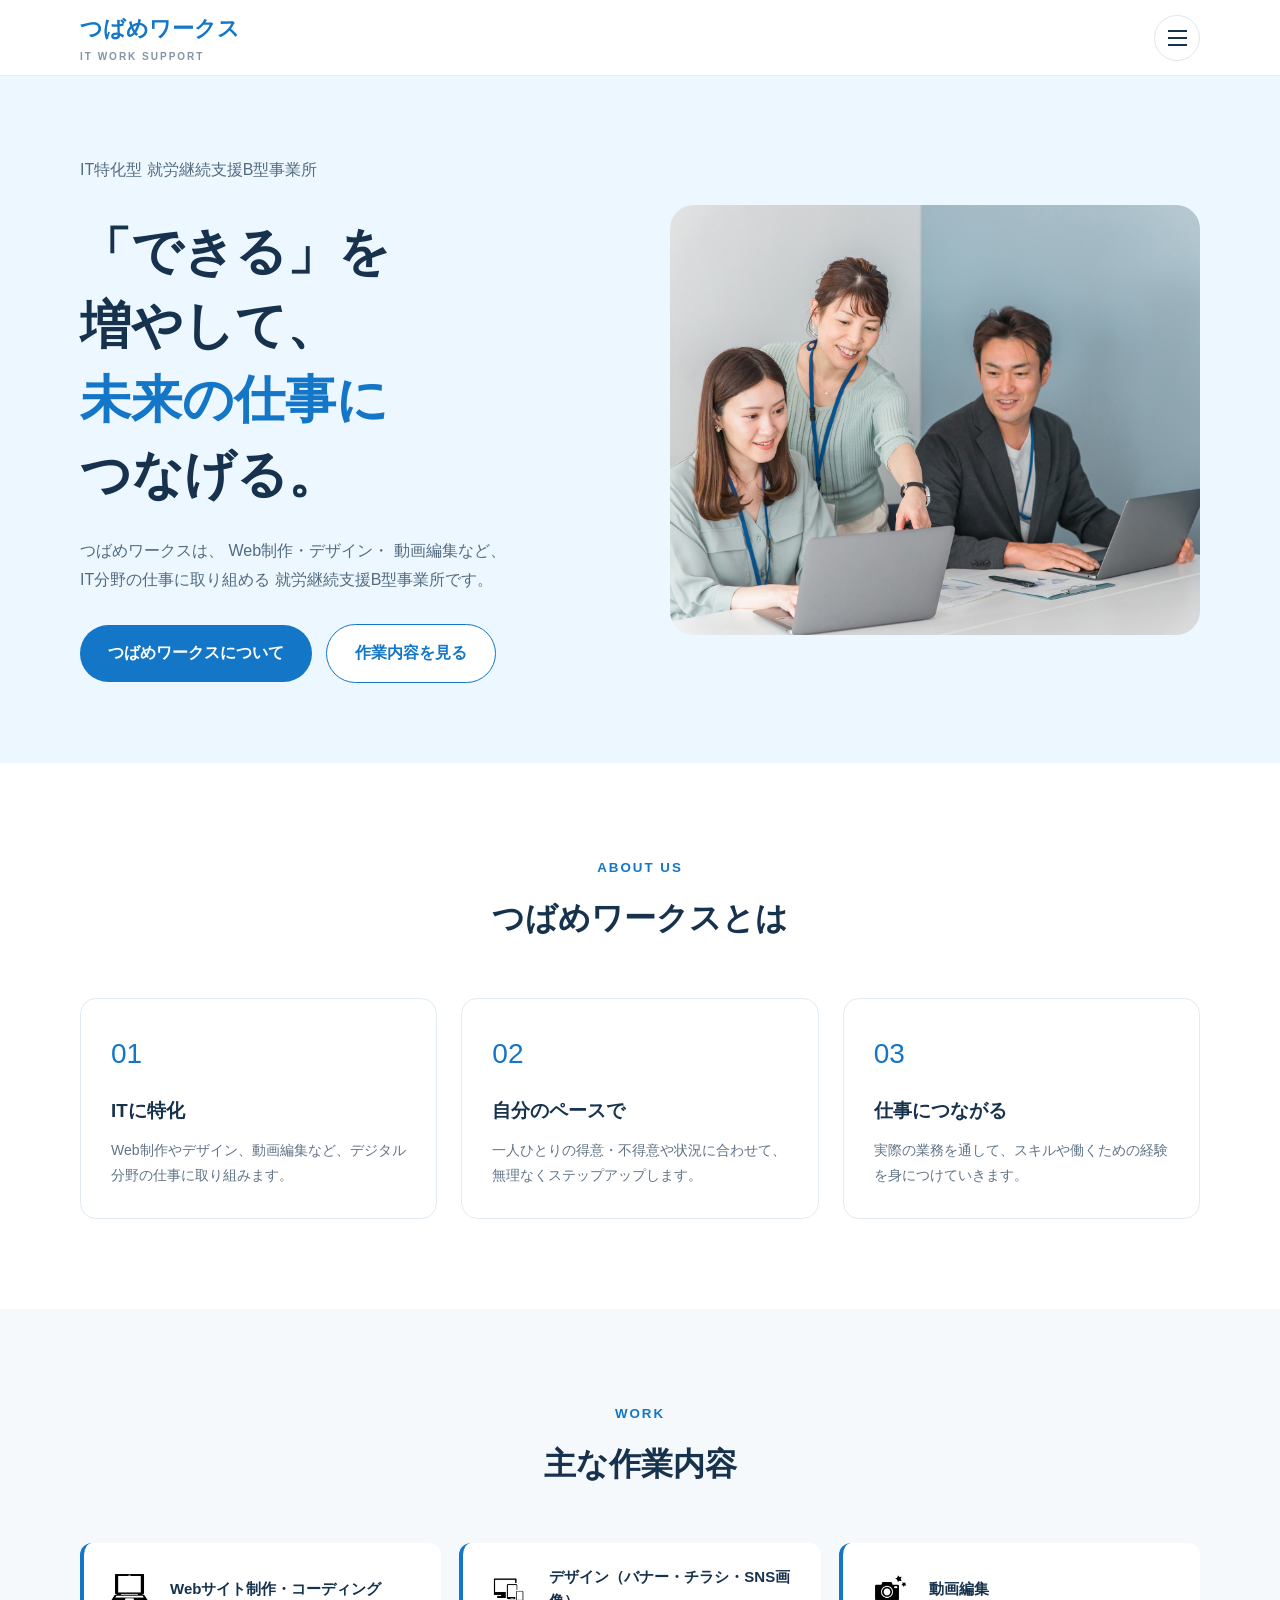
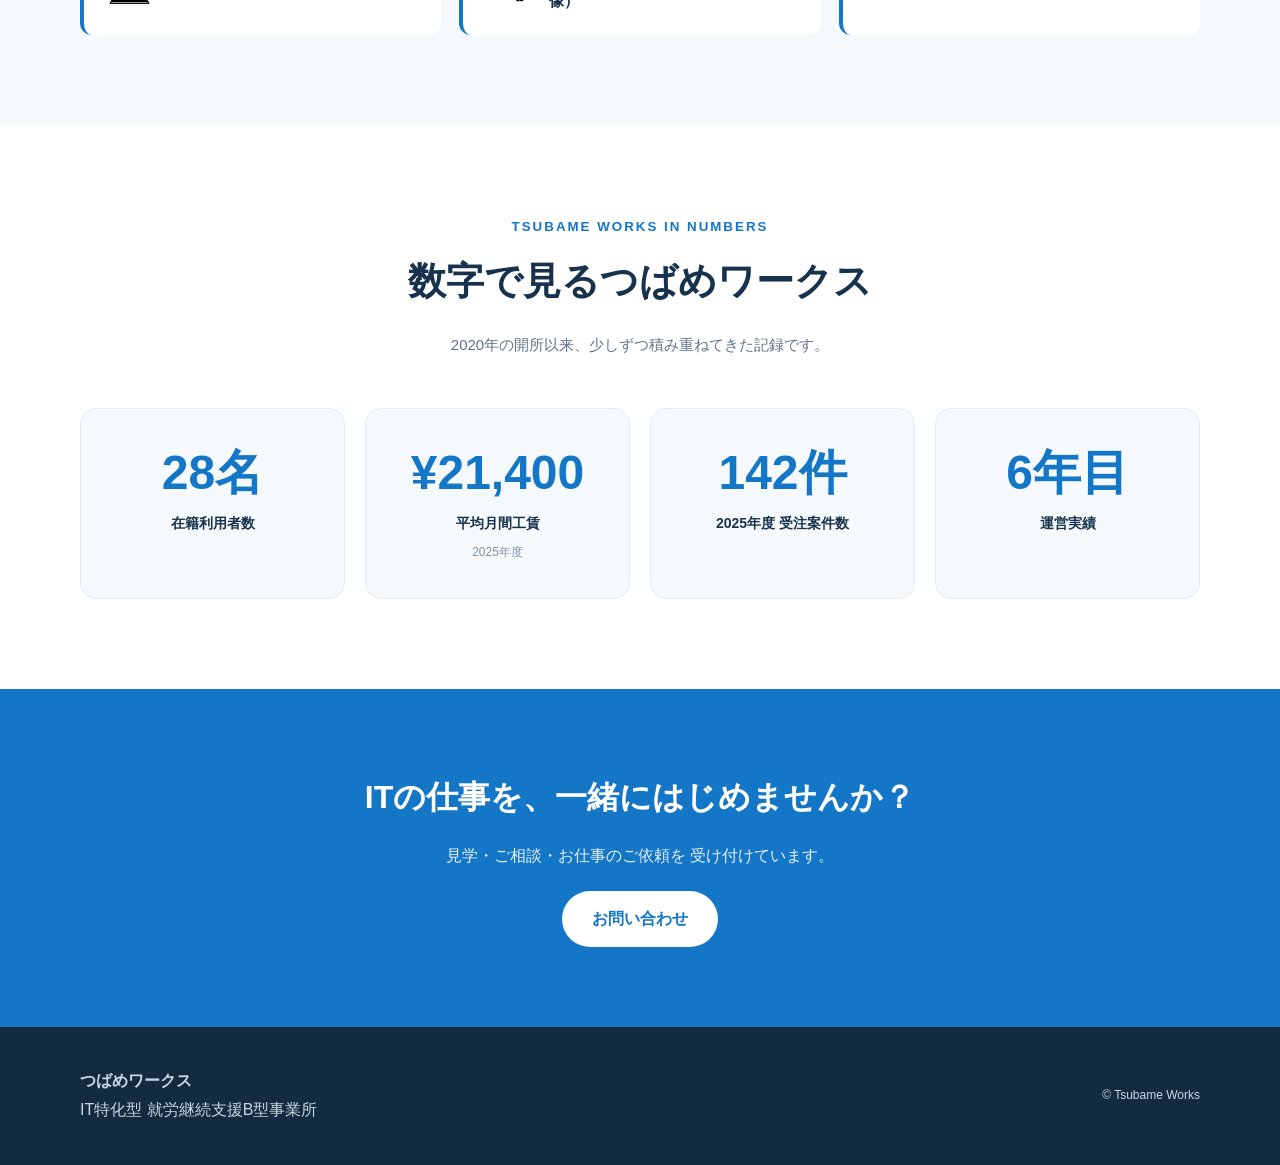
<file: index.html>
<!DOCTYPE html>
<html lang="ja">

<head>

<meta charset="UTF-8">

<meta
  name="viewport"
  content="width=device-width, initial-scale=1.0"
>
<link rel="stylesheet" href="css/common.css">
<link rel="stylesheet" href="css/style.css">
<title>
  つばめワークス｜IT特化型 就労継続支援B型事業所
</title>




</head>


<body>


<!-- ========================================
     HEADER
======================================== -->

<header class="site-header">

  <div class="container header-inner">


    <a
      href="index.html"
      class="logo"
    >

      つばめワークス

      <span>
        IT WORK SUPPORT
      </span>

    </a>


    <button
      class="menu-toggle"
      id="menuToggle"
      aria-label="メニューを開く"
      aria-expanded="false"
    >

      <span></span>

      <span></span>

      <span></span>

    </button>


    <nav
      class="global-nav"
      id="globalNav"
    >

      <a href="index.html">
        ホーム
      </a>

      <a href="about.html">
        施設紹介
      </a>

      <a href="work.html">
        作業内容
      </a>

      <a href="#contact">
        お問い合わせ
      </a>

    </nav>

  </div>

</header>


<!-- ========================================
     HERO
======================================== -->

<main>


<section class="hero">

  <div class="container hero-grid">


    <div>

      <p>
        IT特化型 就労継続支援B型事業所
      </p>


      <!--
        4行表示

        「できる」を
        増やして、
        未来の仕事に
        つなげる。
      -->

      <h1>

        <span class="headline-line">
          「できる」を
        </span>

        <span class="headline-line">
          増やして、
        </span>

        <span class="headline-line">
          <span class="blue-text">
            未来の仕事に
          </span>
        </span>

        <span class="headline-line">
          つなげる。
        </span>

      </h1>


      <p>

        つばめワークスは、
        Web制作・デザイン・
        動画編集など、<br>
        IT分野の仕事に取り組める
        就労継続支援B型事業所です。

      </p>


      <a
        href="about.html"
        class="btn"
      >
        つばめワークスについて
      </a>


      <a
        href="work.html"
        class="btn sub"
      >
        作業内容を見る
      </a>

    </div>


    <!-- ====================================
         HERO IMAGE

         images/hero.jpg
         として画像を配置してください。
    ==================================== -->

    <div class="hero-img">

      <img
        src="images/hero.jpg"
        alt="つばめワークスで作業する利用者"
      >

      <span class="image-placeholder">
    
      </span>

    </div>


  </div>

</section>


<!-- ========================================
     ABOUT
======================================== -->

<section>

  <div class="container">


    <div class="section-title">

      <small>
        ABOUT US
      </small>

      <h2>
        つばめワークスとは
      </h2>

    </div>


    <div class="cards">


      <div class="card">

        <div class="icon">
          01
        </div>

        <h3>
          ITに特化
        </h3>

        <p>
          Web制作やデザイン、動画編集など、デジタル分野の仕事に取り組みます。
        </p>

      </div>


      <div class="card">

        <div class="icon">
          02
        </div>

        <h3>
          自分のペースで
        </h3>

        <p>
          一人ひとりの得意・不得意や状況に合わせて、
          無理なくステップアップします。
        </p>

      </div>


      <div class="card">

        <div class="icon">
          03
        </div>

        <h3>
          仕事につながる
        </h3>

        <p>
          実際の業務を通して、スキルや働くための経験を身につけていきます。
        </p>

      </div>


    </div>

  </div>

</section>


<!-- ========================================
     WORK
======================================== -->

<section class="work">

  <div class="container">


    <div class="section-title">

      <small>
        WORK
      </small>

      <h2>
        主な作業内容
      </h2>

    </div>


    <div class="work-grid">


      <!-- Web -->

      <div class="work-item">

        <div class="work-icon">

          <img
            src="images/icon-web.png"
            alt="Webサイト制作のアイコン"
          >

        </div>

        <div class="work-text">
          Webサイト制作・コーディング
        </div>

      </div>


      <!-- Design -->

      <div class="work-item">

        <div class="work-icon">

          <img
            src="images/icon-design.png"
            alt="デザインのアイコン"
          >

        </div>

        <div class="work-text">
          デザイン（バナー・チラシ・SNS画像）
        </div>

      </div>


      <!-- Video -->

      <div class="work-item">

        <div class="work-icon">

          <img
            src="images/icon-video.png"
            alt="動画編集のアイコン"
          >

        </div>

        <div class="work-text">
          動画編集
        </div>

      </div>




    </div>

  </div>

</section>


<!-- ========================================
     NUMBERS
======================================== -->

<section class="numbers">

  <div class="container">


    <div class="numbers-intro">

      <small>
        TSUBAME WORKS IN NUMBERS
      </small>

      <h2>
        数字で見るつばめワークス
      </h2>

      <p>
        2020年の開所以来、少しずつ積み重ねてきた記録です。
      </p>

    </div>


    <div class="numbers-grid">


      <div class="number-card">

        <span class="number-value">
          28名
        </span>

        <span class="number-label">
          在籍利用者数
        </span>

      </div>


      <div class="number-card">

        <span class="number-value">
          ¥21,400
        </span>

        <span class="number-label">
          平均月間工賃
        </span>

        <span class="number-description">
          2025年度
        </span>

      </div>


      <div class="number-card">

        <span class="number-value">
          142件
        </span>

        <span class="number-label">
          2025年度 受注案件数
        </span>

      </div>


      <div class="number-card">

        <span class="number-value">
          6年目
        </span>

        <span class="number-label">
          運営実績
        </span>

      </div>


    </div>

  </div>

</section>


<!-- ========================================
     CTA
======================================== -->

<section
  class="cta"
  id="contact"
>

  <h2>
    ITの仕事を、一緒にはじめませんか？
  </h2>

  <p>
    見学・ご相談・お仕事のご依頼を
    受け付けています。
  </p>


  <a
    href="#"
    class="btn"
  >
    お問い合わせ
  </a>

</section>


</main>


<!-- ========================================
     FOOTER
======================================== -->

<footer>

  <div class="container">


    <div>

      <strong>
        つばめワークス
      </strong>

      <p>
        IT特化型 就労継続支援B型事業所
      </p>

    </div>


    <small>
      © Tsubame Works
    </small>


  </div>

</footer>


<script src="js/script.js"></script>


</body>

</html>
</file>
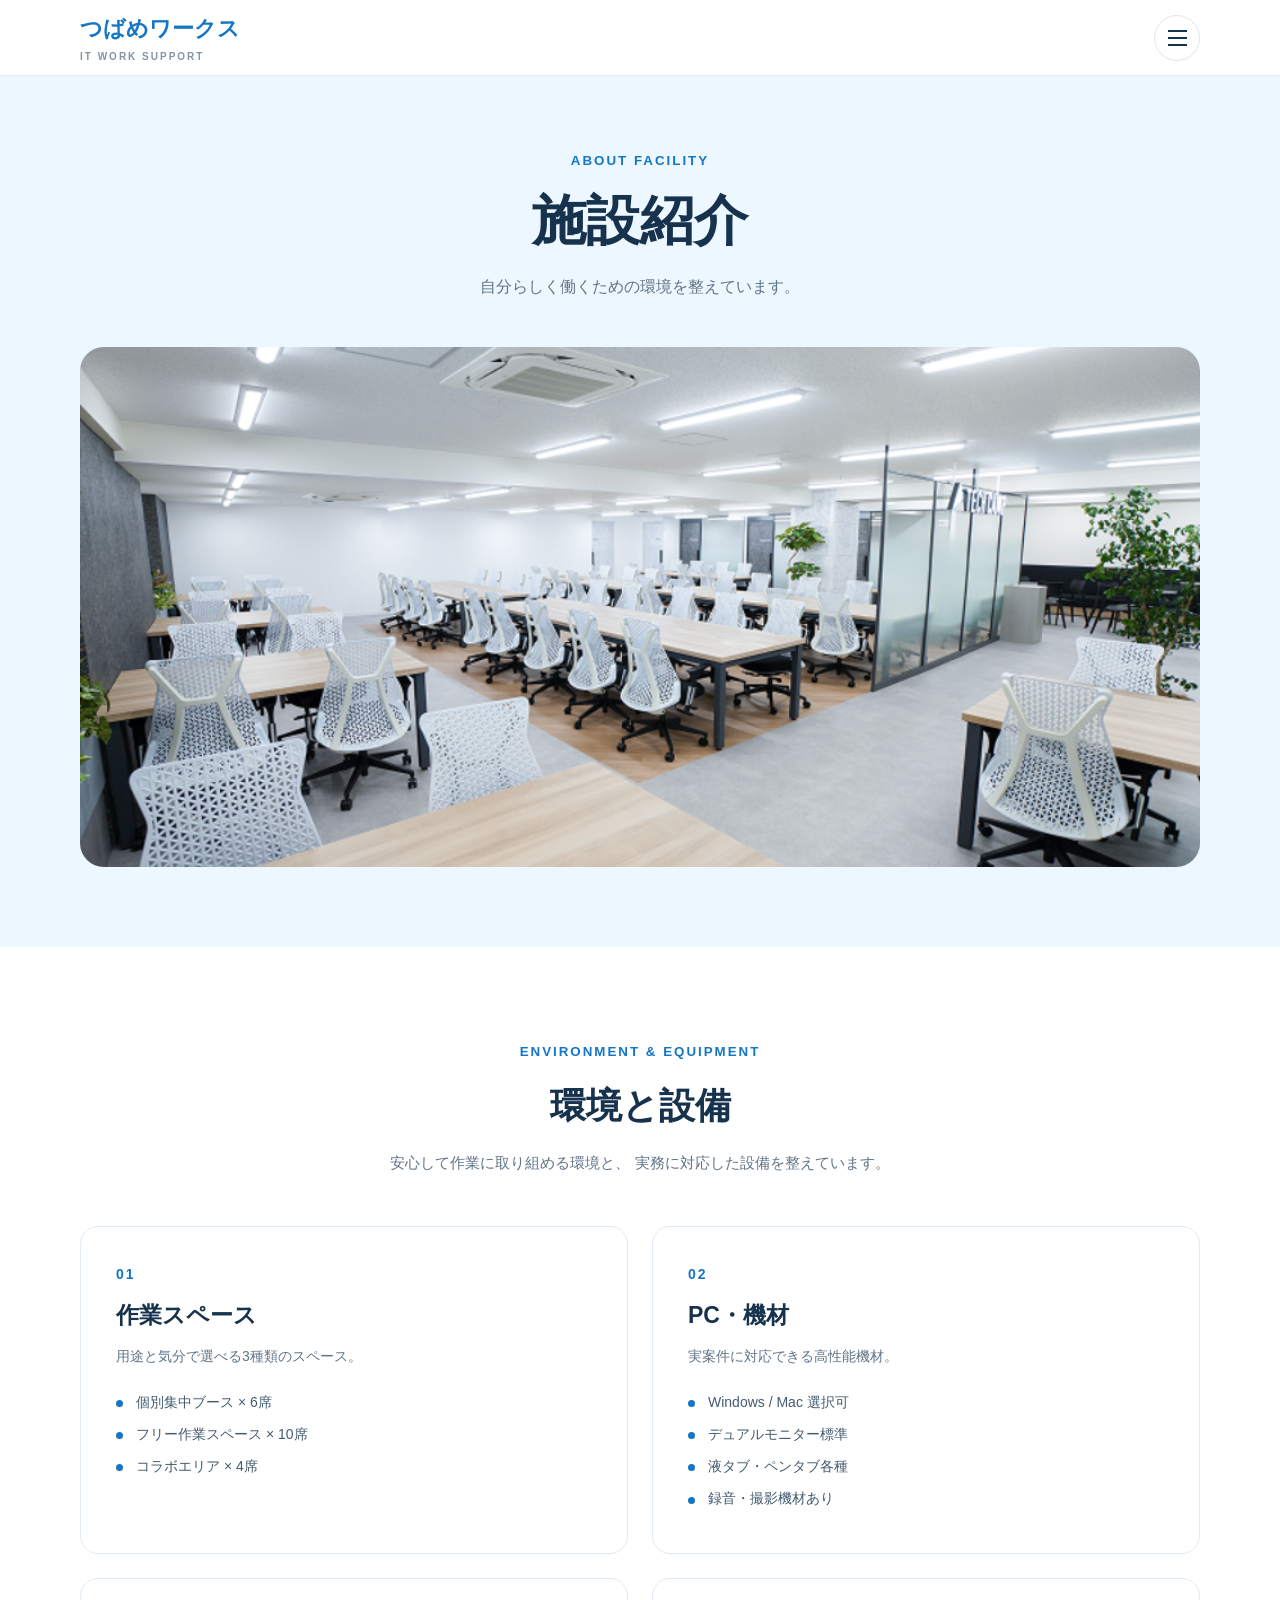
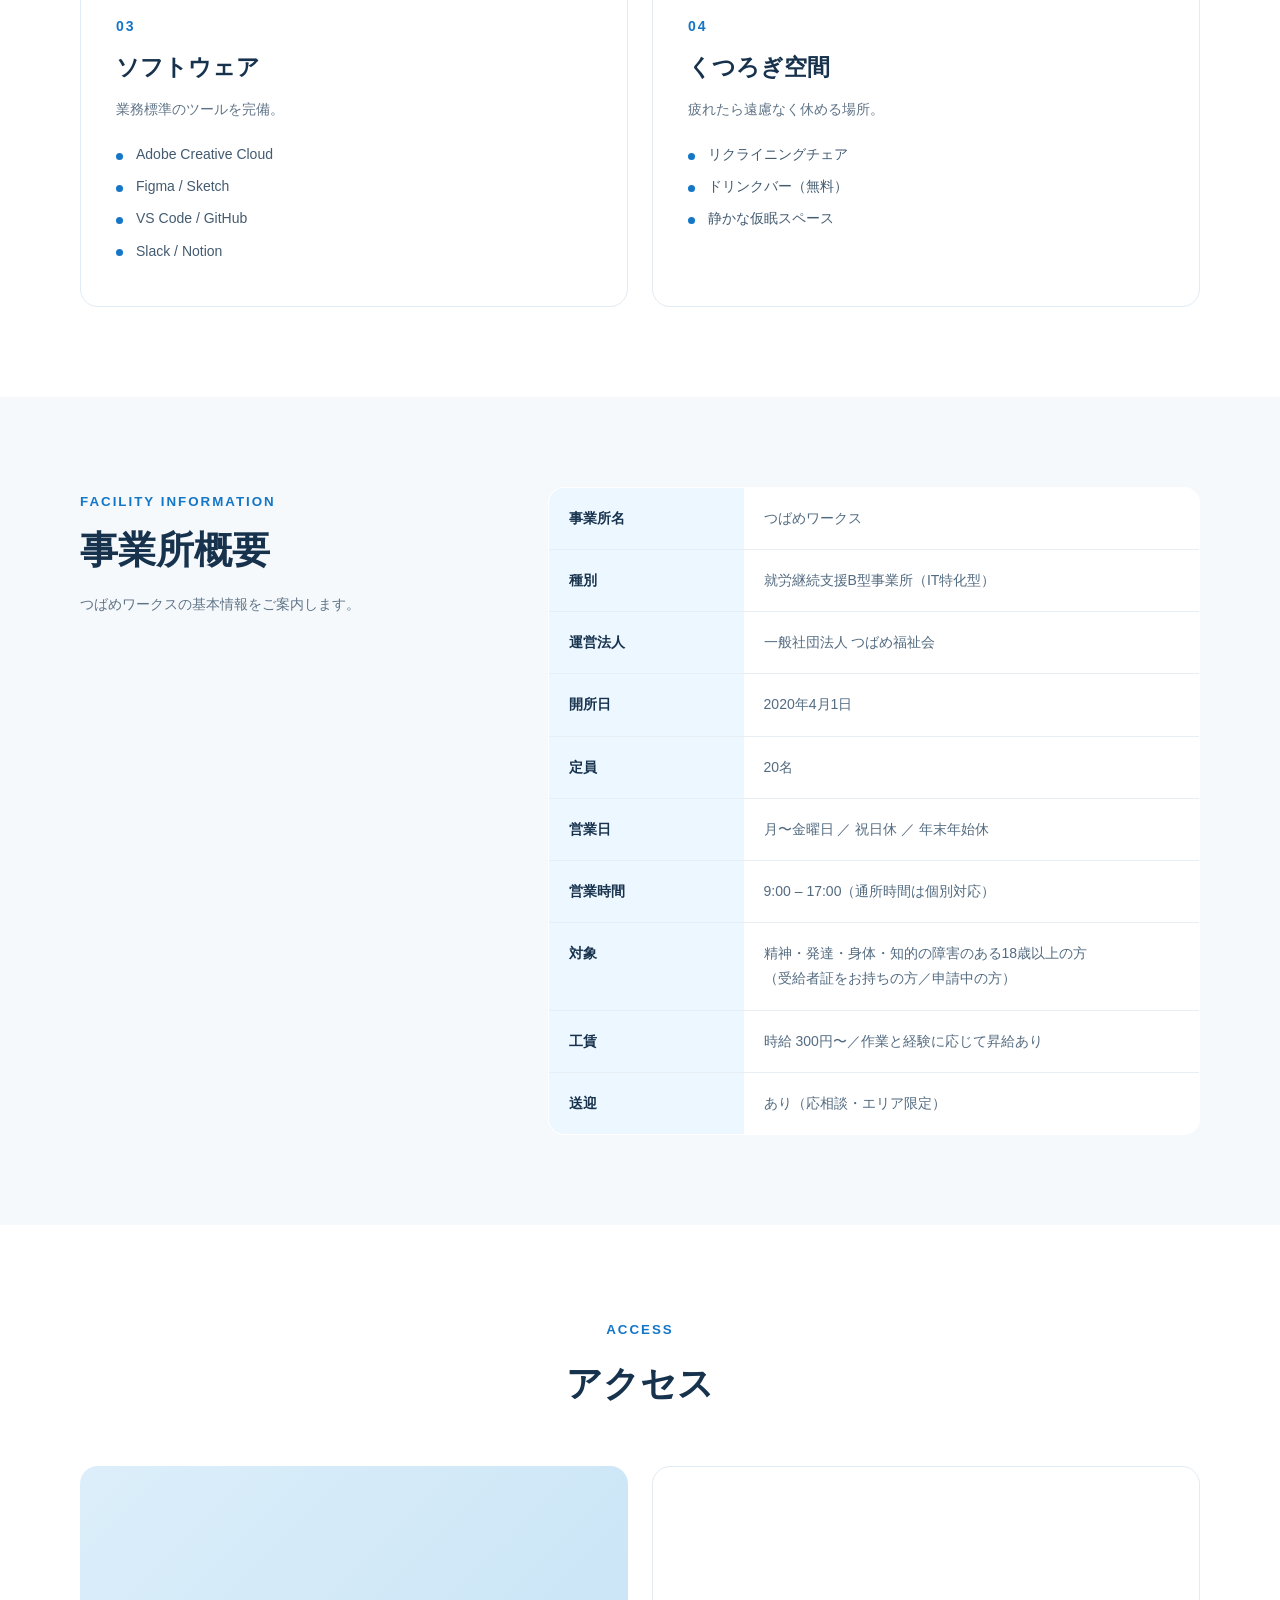
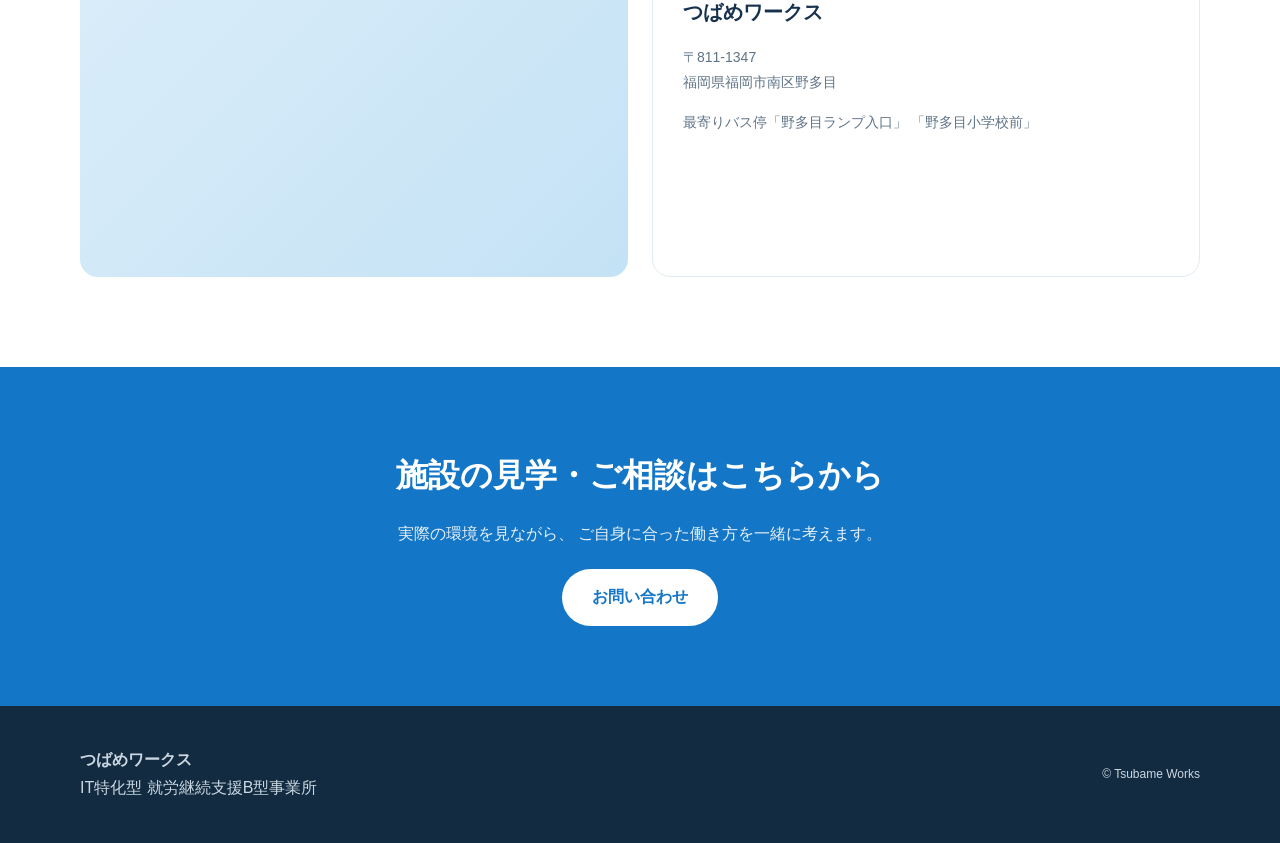
<file: about.html>
<!DOCTYPE html>
<html lang="ja">

<head>

<meta charset="UTF-8">

<meta
  name="viewport"
  content="width=device-width, initial-scale=1.0"
>
<link rel="stylesheet" href="css/common.css">
<link rel="stylesheet" href="css/style2.css">
<title>
  施設紹介｜つばめワークス
</title>




</head>


<body>


<!-- ========================================
     HEADER
======================================== -->

<header class="site-header">

  <div class="container header-inner">


    <a
      href="index.html"
      class="logo"
    >

      つばめワークス

      <span>
        IT WORK SUPPORT
      </span>

    </a>


    <button
      class="menu-toggle"
      id="menuToggle"
      aria-label="メニューを開く"
      aria-expanded="false"
    >

      <span></span>

      <span></span>

      <span></span>

    </button>


    <nav
      class="global-nav"
      id="globalNav"
    >

      <a href="index.html">
        ホーム
      </a>

      <a href="about.html">
        施設紹介
      </a>

      <a href="work.html">
        作業内容
      </a>

      <a href="#contact">
        お問い合わせ
      </a>

    </nav>

  </div>

</header>


<!-- ========================================
     MAIN
======================================== -->

<main>


<!-- ========================================
     PAGE HERO
======================================== -->

<section class="page-hero">

  <div class="container">


    <div class="page-hero-title">

      <small>
        ABOUT FACILITY
      </small>

      <h1>
        施設紹介
      </h1>

      <p>
        自分らしく働くための環境を整えています。
      </p>

    </div>


    <!--
      施設画像

      images/facility.png
      を使用
    -->

    <div class="facility-image">

      <img
        src="images/facility.png"
        alt="つばめワークスの施設"
      >

    </div>


  </div>

</section>


<!-- ========================================
     ENVIRONMENT & EQUIPMENT
======================================== -->

<section class="facility-features">

  <div class="container">


    <div class="section-title">

      <small>
        ENVIRONMENT & EQUIPMENT
      </small>

      <h2>
        環境と設備
      </h2>

      <p>
        安心して作業に取り組める環境と、
        実務に対応した設備を整えています。
      </p>

    </div>


    <div class="feature-grid">


      <!-- 01 -->

      <article class="feature-card">

        <span class="feature-number">
          01
        </span>

        <h3>
          作業スペース
        </h3>

        <p class="feature-lead">
          用途と気分で選べる3種類のスペース。
        </p>

        <ul>

          <li>
            個別集中ブース × 6席
          </li>

          <li>
            フリー作業スペース × 10席
          </li>

          <li>
            コラボエリア × 4席
          </li>

        </ul>

      </article>


      <!-- 02 -->

      <article class="feature-card">

        <span class="feature-number">
          02
        </span>

        <h3>
          PC・機材
        </h3>

        <p class="feature-lead">
          実案件に対応できる高性能機材。
        </p>

        <ul>

          <li>
            Windows / Mac 選択可
          </li>

          <li>
            デュアルモニター標準
          </li>

          <li>
            液タブ・ペンタブ各種
          </li>

          <li>
            録音・撮影機材あり
          </li>

        </ul>

      </article>


      <!-- 03 -->

      <article class="feature-card">

        <span class="feature-number">
          03
        </span>

        <h3>
          ソフトウェア
        </h3>

        <p class="feature-lead">
          業務標準のツールを完備。
        </p>

        <ul>

          <li>
            Adobe Creative Cloud
          </li>

          <li>
            Figma / Sketch
          </li>

          <li>
            VS Code / GitHub
          </li>

          <li>
            Slack / Notion
          </li>

        </ul>

      </article>


      <!-- 04 -->

      <article class="feature-card">

        <span class="feature-number">
          04
        </span>

        <h3>
          くつろぎ空間
        </h3>

        <p class="feature-lead">
          疲れたら遠慮なく休める場所。
        </p>

        <ul>

          <li>
            リクライニングチェア
          </li>

          <li>
            ドリンクバー（無料）
          </li>

          <li>
            静かな仮眠スペース
          </li>

        </ul>

      </article>


    </div>

  </div>

</section>


<!-- ========================================
     FACILITY SUMMARY
======================================== -->

<section class="facility-summary">

  <div class="container">


    <div class="summary-layout">


      <div class="summary-heading">

        <small>
          FACILITY INFORMATION
        </small>

        <h2>
          事業所概要
        </h2>

        <p>
          つばめワークスの基本情報をご案内します。
        </p>

      </div>


      <div>


        <table class="info-table">


          <tr>

            <th>
              事業所名
            </th>

            <td>
              つばめワークス
            </td>

          </tr>


          <tr>

            <th>
              種別
            </th>

            <td>
              就労継続支援B型事業所（IT特化型）
            </td>

          </tr>


          <tr>

            <th>
              運営法人
            </th>

            <td>
              一般社団法人 つばめ福祉会
            </td>

          </tr>


          <tr>

            <th>
              開所日
            </th>

            <td>
              2020年4月1日
            </td>

          </tr>


          <tr>

            <th>
              定員
            </th>

            <td>
              20名
            </td>

          </tr>


          <tr>

            <th>
              営業日
            </th>

            <td>
              月〜金曜日 ／ 祝日休 ／ 年末年始休
            </td>

          </tr>


          <tr>

            <th>
              営業時間
            </th>

            <td>
              9:00 – 17:00（通所時間は個別対応）
            </td>

          </tr>


          <tr>

            <th>
              対象
            </th>

            <td>
              精神・発達・身体・知的の障害のある18歳以上の方<br>
              （受給者証をお持ちの方／申請中の方）
            </td>

          </tr>


          <tr>

            <th>
              工賃
            </th>

            <td>
              時給 300円〜／作業と経験に応じて昇給あり
            </td>

          </tr>


          <tr>

            <th>
              送迎
            </th>

            <td>
              あり（応相談・エリア限定）
            </td>

          </tr>


        </table>


      </div>


    </div>

  </div>

</section>


<!-- ========================================
     ACCESS
======================================== -->

<section class="access">

  <div class="container">


    <div class="section-title">

      <small>
        ACCESS
      </small>

      <h2>
        アクセス
      </h2>

    </div>


    <div class="access-box">


      <!-- ========================================
           GOOGLE MAP
      ======================================== -->

      <div class="access-map">

        <iframe
          src="https://www.google.com/maps/embed?pb=!1m18!1m12!1m3!1d3325.4561435379255!2d130.42451507315803!3d33.54152304452946!2m3!1f0!2f0!3f0!3m2!1i1024!2i768!4f13.1!3m3!1m2!1s0x3541912665f8f911%3A0xcc753ad58af7b96b!2z56aP5bKh6YeO5aSa55uu6YO15L6_5bGA!5e0!3m2!1sja!2sjp!4v1786948467826!5m2!1sja!2sjp"
          width="600"
          height="450"
          style="border:0;"
          allowfullscreen=""
          loading="lazy"
          referrerpolicy="strict-origin-when-cross-origin"
        ></iframe>

      </div>


      <!-- ========================================
           ACCESS DETAIL
      ======================================== -->

      <div class="access-detail">

        <h3>
          つばめワークス
        </h3>

        <p>
          〒811-1347<br>
          福岡県福岡市南区野多目
        </p>

        <p>
          最寄りバス停「野多目ランプ入口」
          「野多目小学校前」
        </p>

      </div>


    </div>

  </div>

</section>


<!-- ========================================
     CTA
======================================== -->

<section
  class="cta"
  id="contact"
>

  <h2>
    施設の見学・ご相談はこちらから
  </h2>

  <p>
    実際の環境を見ながら、
    ご自身に合った働き方を一緒に考えます。
  </p>


  <a
    href="#"
    class="btn"
  >
    お問い合わせ
  </a>

</section>


</main>


<!-- ========================================
     FOOTER
======================================== -->

<footer>

  <div class="container">


    <div>

      <strong>
        つばめワークス
      </strong>

      <p>
        IT特化型 就労継続支援B型事業所
      </p>

    </div>


    <small>
      © Tsubame Works
    </small>


  </div>

</footer>

<script src="js/script.js"></script>


</body>

</html>
</file>
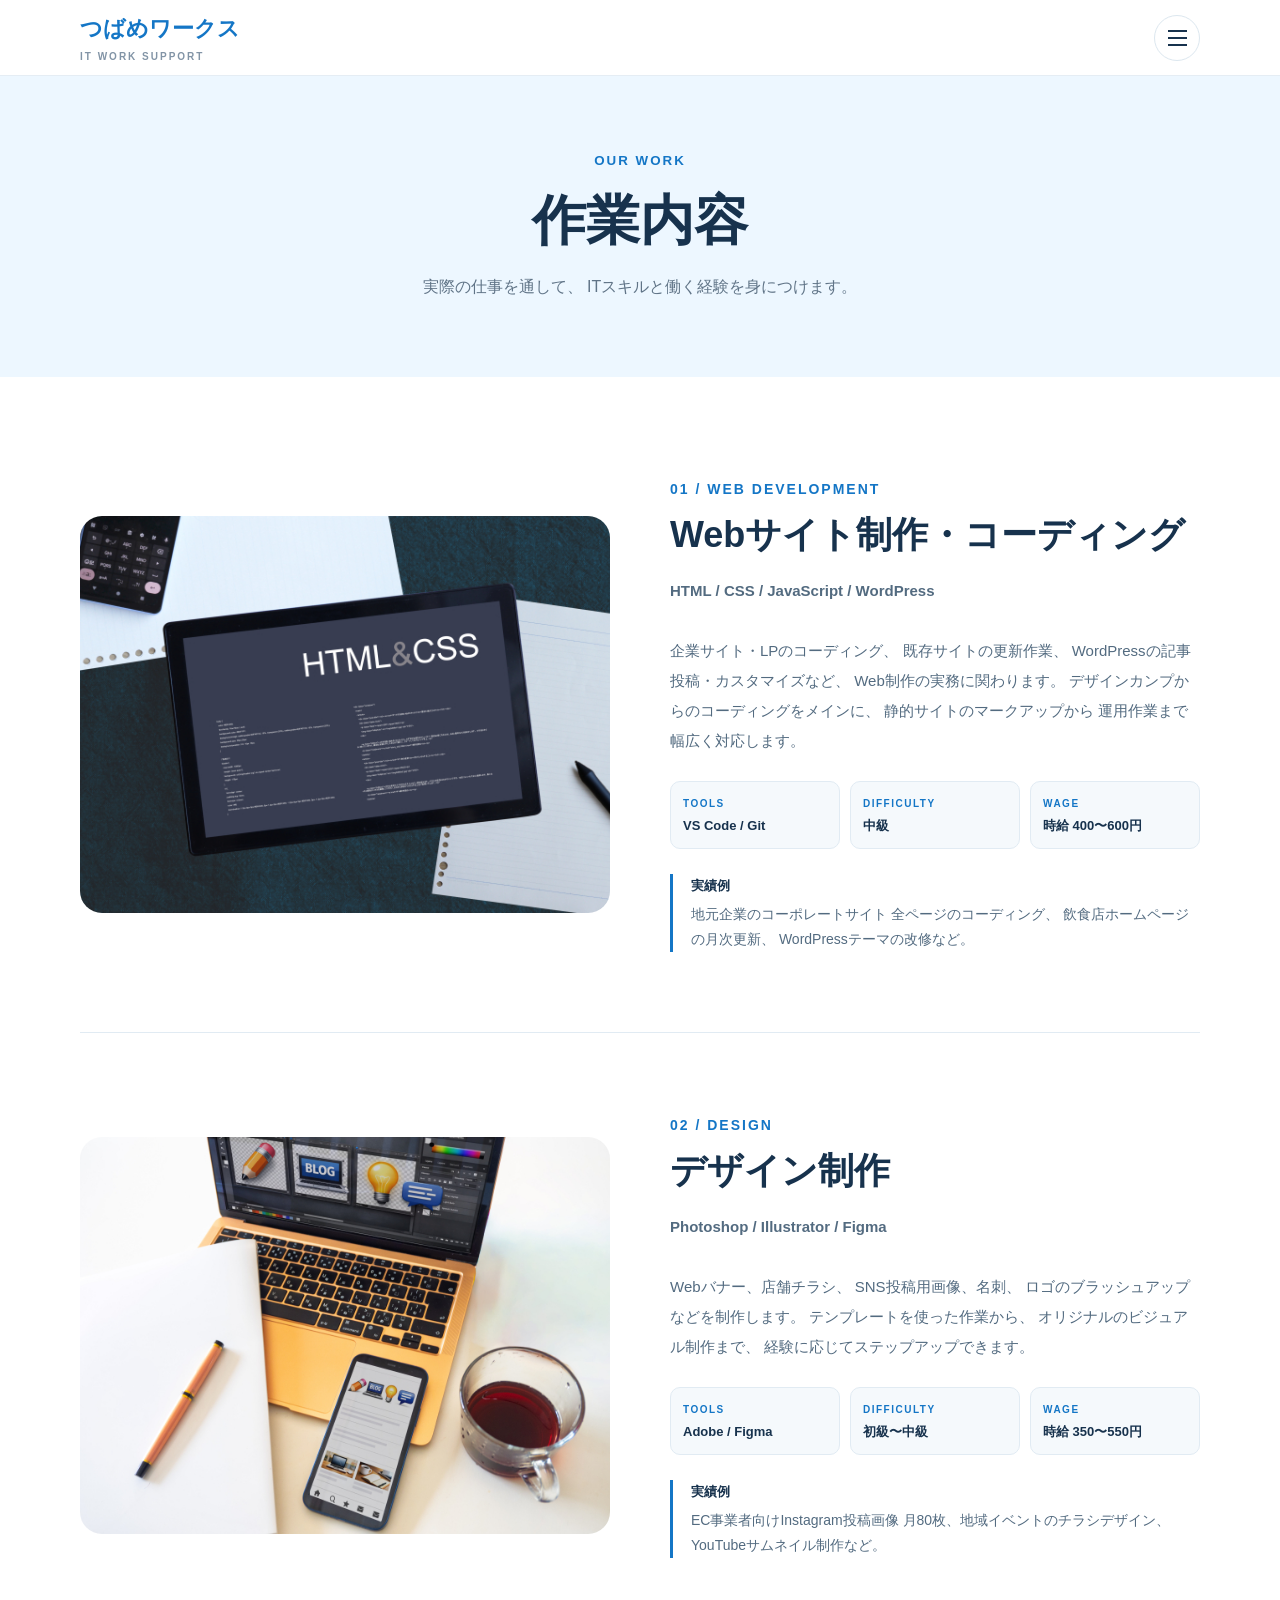
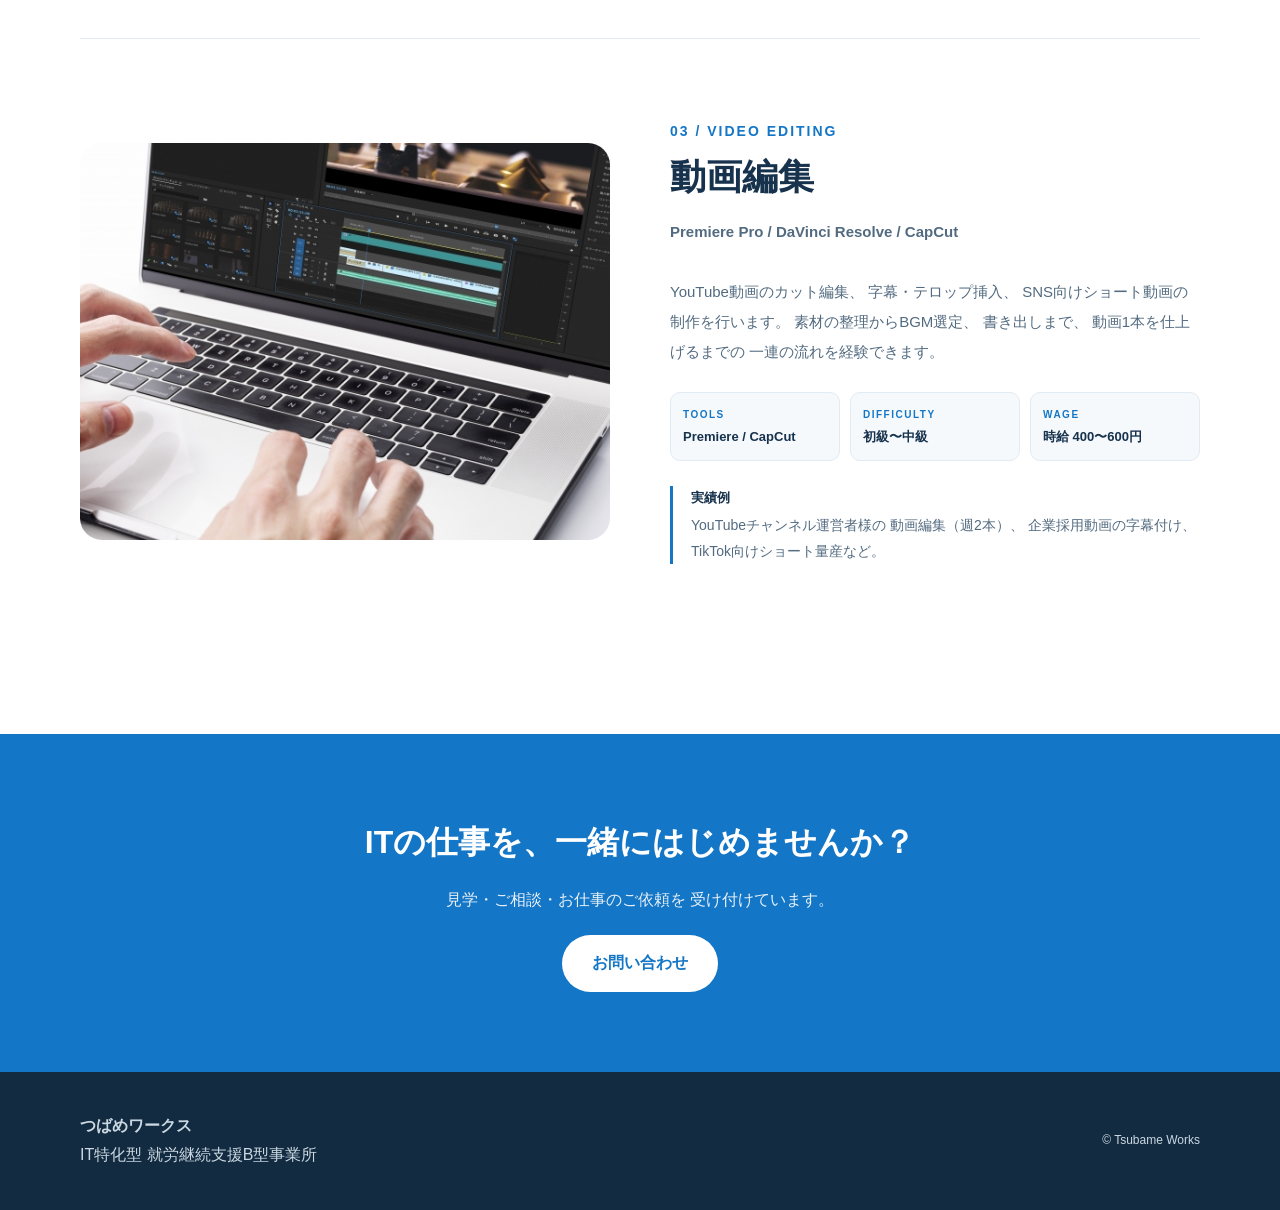
<file: work.html>
<!DOCTYPE html>
<html lang="ja">

<head>

<meta charset="UTF-8">

<meta
  name="viewport"
  content="width=device-width, initial-scale=1.0"
>
<link rel="stylesheet" href="css/common.css">
<link rel="stylesheet" href="css/style3.css">
<title>
  作業内容｜つばめワークス
</title>




</head>


<body>


<!-- ========================================
     HEADER
======================================== -->

<header class="site-header">

  <div class="container header-inner">


    <a
      href="index.html"
      class="logo"
    >

      つばめワークス

      <span>
        IT WORK SUPPORT
      </span>

    </a>


    <button
      class="menu-toggle"
      id="menuToggle"
      aria-label="メニューを開く"
      aria-expanded="false"
    >

      <span></span>

      <span></span>

      <span></span>

    </button>


    <nav
      class="global-nav"
      id="globalNav"
    >

      <a href="index.html">
        ホーム
      </a>

      <a href="about.html">
        施設紹介
      </a>

      <a href="work.html">
        作業内容
      </a>

      <a href="#contact">
        お問い合わせ
      </a>

    </nav>

  </div>

</header>


<!-- ========================================
     MAIN
======================================== -->

<main>


<!-- ========================================
     PAGE HERO
======================================== -->

<section class="page-hero">

  <div class="container">

    <div class="page-hero-title">

      <small>
        OUR WORK
      </small>

      <h1>
        作業内容
      </h1>

      <p>
        実際の仕事を通して、
        ITスキルと働く経験を身につけます。
      </p>

    </div>

  </div>

</section>


<!-- ========================================
     WORK DETAILS
======================================== -->

<section class="work-section">

  <div class="container">


    <!-- ====================================
         01 WEB
    ==================================== -->

    <article class="work-detail">


      <!-- IMAGE -->

      <div class="work-image">

        <img
          src="images/work-web.jpg"
          alt="Webサイト制作・コーディングの作業風景"
        >

        <span class="work-image-placeholder"></span>

      </div>


      <!-- CONTENT -->

      <div class="work-content">

        <span class="work-number">
          01 / WEB DEVELOPMENT
        </span>

        <h2>
          Webサイト制作・コーディング
        </h2>


        <p class="work-description">

          <strong>
            HTML / CSS / JavaScript / WordPress
          </strong>
          <br><br>

          企業サイト・LPのコーディング、
          既存サイトの更新作業、
          WordPressの記事投稿・カスタマイズなど、
          Web制作の実務に関わります。
          デザインカンプからのコーディングをメインに、
          静的サイトのマークアップから
          運用作業まで幅広く対応します。

        </p>


        <div class="work-meta">


          <div class="meta-item">

            <span class="meta-label">
              TOOLS
            </span>

            <span class="meta-value">
              VS Code / Git
            </span>

          </div>


          <div class="meta-item">

            <span class="meta-label">
              DIFFICULTY
            </span>

            <span class="meta-value">
              中級
            </span>

          </div>


          <div class="meta-item">

            <span class="meta-label">
              WAGE
            </span>

            <span class="meta-value">
              時給 400〜600円
            </span>

          </div>


        </div>


        <div class="work-result">

          <strong>
            実績例
          </strong>

          地元企業のコーポレートサイト
          全ページのコーディング、
          飲食店ホームページの月次更新、
          WordPressテーマの改修など。

        </div>


      </div>

    </article>


    <!-- ====================================
         02 DESIGN
    ==================================== -->

    <article class="work-detail">


      <!-- IMAGE -->

      <div class="work-image">

        <img
          src="images/work-design.jpg"
          alt="デザイン制作の作業風景"
        >

        <span class="work-image-placeholder"></span>

      </div>


      <!-- CONTENT -->

      <div class="work-content">

        <span class="work-number">
          02 / DESIGN
        </span>

        <h2>
          デザイン制作
        </h2>


        <p class="work-description">

          <strong>
            Photoshop / Illustrator / Figma
          </strong>
          <br><br>

          Webバナー、店舗チラシ、
          SNS投稿用画像、名刺、
          ロゴのブラッシュアップなどを制作します。
          テンプレートを使った作業から、
          オリジナルのビジュアル制作まで、
          経験に応じてステップアップできます。

        </p>


        <div class="work-meta">


          <div class="meta-item">

            <span class="meta-label">
              TOOLS
            </span>

            <span class="meta-value">
              Adobe / Figma
            </span>

          </div>


          <div class="meta-item">

            <span class="meta-label">
              DIFFICULTY
            </span>

            <span class="meta-value">
              初級〜中級
            </span>

          </div>


          <div class="meta-item">

            <span class="meta-label">
              WAGE
            </span>

            <span class="meta-value">
              時給 350〜550円
            </span>

          </div>


        </div>


        <div class="work-result">

          <strong>
            実績例
          </strong>

          EC事業者向けInstagram投稿画像
          月80枚、地域イベントのチラシデザイン、
          YouTubeサムネイル制作など。

        </div>


      </div>

    </article>


    <!-- ====================================
         03 VIDEO
    ==================================== -->

    <article class="work-detail">


      <!-- IMAGE -->

      <div class="work-image">

        <img
          src="images/work-video.jpg"
          alt="動画編集の作業風景"
        >

        <span class="work-image-placeholder"></span>

      </div>


      <!-- CONTENT -->

      <div class="work-content">

        <span class="work-number">
          03 / VIDEO EDITING
        </span>

        <h2>
          動画編集
        </h2>


        <p class="work-description">

          <strong>
            Premiere Pro / DaVinci Resolve / CapCut
          </strong>
          <br><br>

          YouTube動画のカット編集、
          字幕・テロップ挿入、
          SNS向けショート動画の制作を行います。
          素材の整理からBGM選定、
          書き出しまで、
          動画1本を仕上げるまでの
          一連の流れを経験できます。

        </p>


        <div class="work-meta">


          <div class="meta-item">

            <span class="meta-label">
              TOOLS
            </span>

            <span class="meta-value">
              Premiere / CapCut
            </span>

          </div>


          <div class="meta-item">

            <span class="meta-label">
              DIFFICULTY
            </span>

            <span class="meta-value">
              初級〜中級
            </span>

          </div>


          <div class="meta-item">

            <span class="meta-label">
              WAGE
            </span>

            <span class="meta-value">
              時給 400〜600円
            </span>

          </div>


        </div>


        <div class="work-result">

          <strong>
            実績例
          </strong>

          YouTubeチャンネル運営者様の
          動画編集（週2本）、
          企業採用動画の字幕付け、
          TikTok向けショート量産など。

        </div>


      </div>

    </article>


  </div>

</section>


<!-- ========================================
     CTA
======================================== -->

<section
  class="cta"
  id="contact"
>

  <h2>
    ITの仕事を、一緒にはじめませんか？
  </h2>

  <p>
    見学・ご相談・お仕事のご依頼を
    受け付けています。
  </p>


  <a
    href="#"
    class="btn"
  >
    お問い合わせ
  </a>

</section>


</main>


<!-- ========================================
     FOOTER
======================================== -->

<footer>

  <div class="container">


    <div>

      <strong>
        つばめワークス
      </strong>

      <p>
        IT特化型 就労継続支援B型事業所
      </p>

    </div>


    <small>
      © Tsubame Works
    </small>


  </div>

</footer>

<script src="js/script.js"></script>


</body>

</html>
</file>
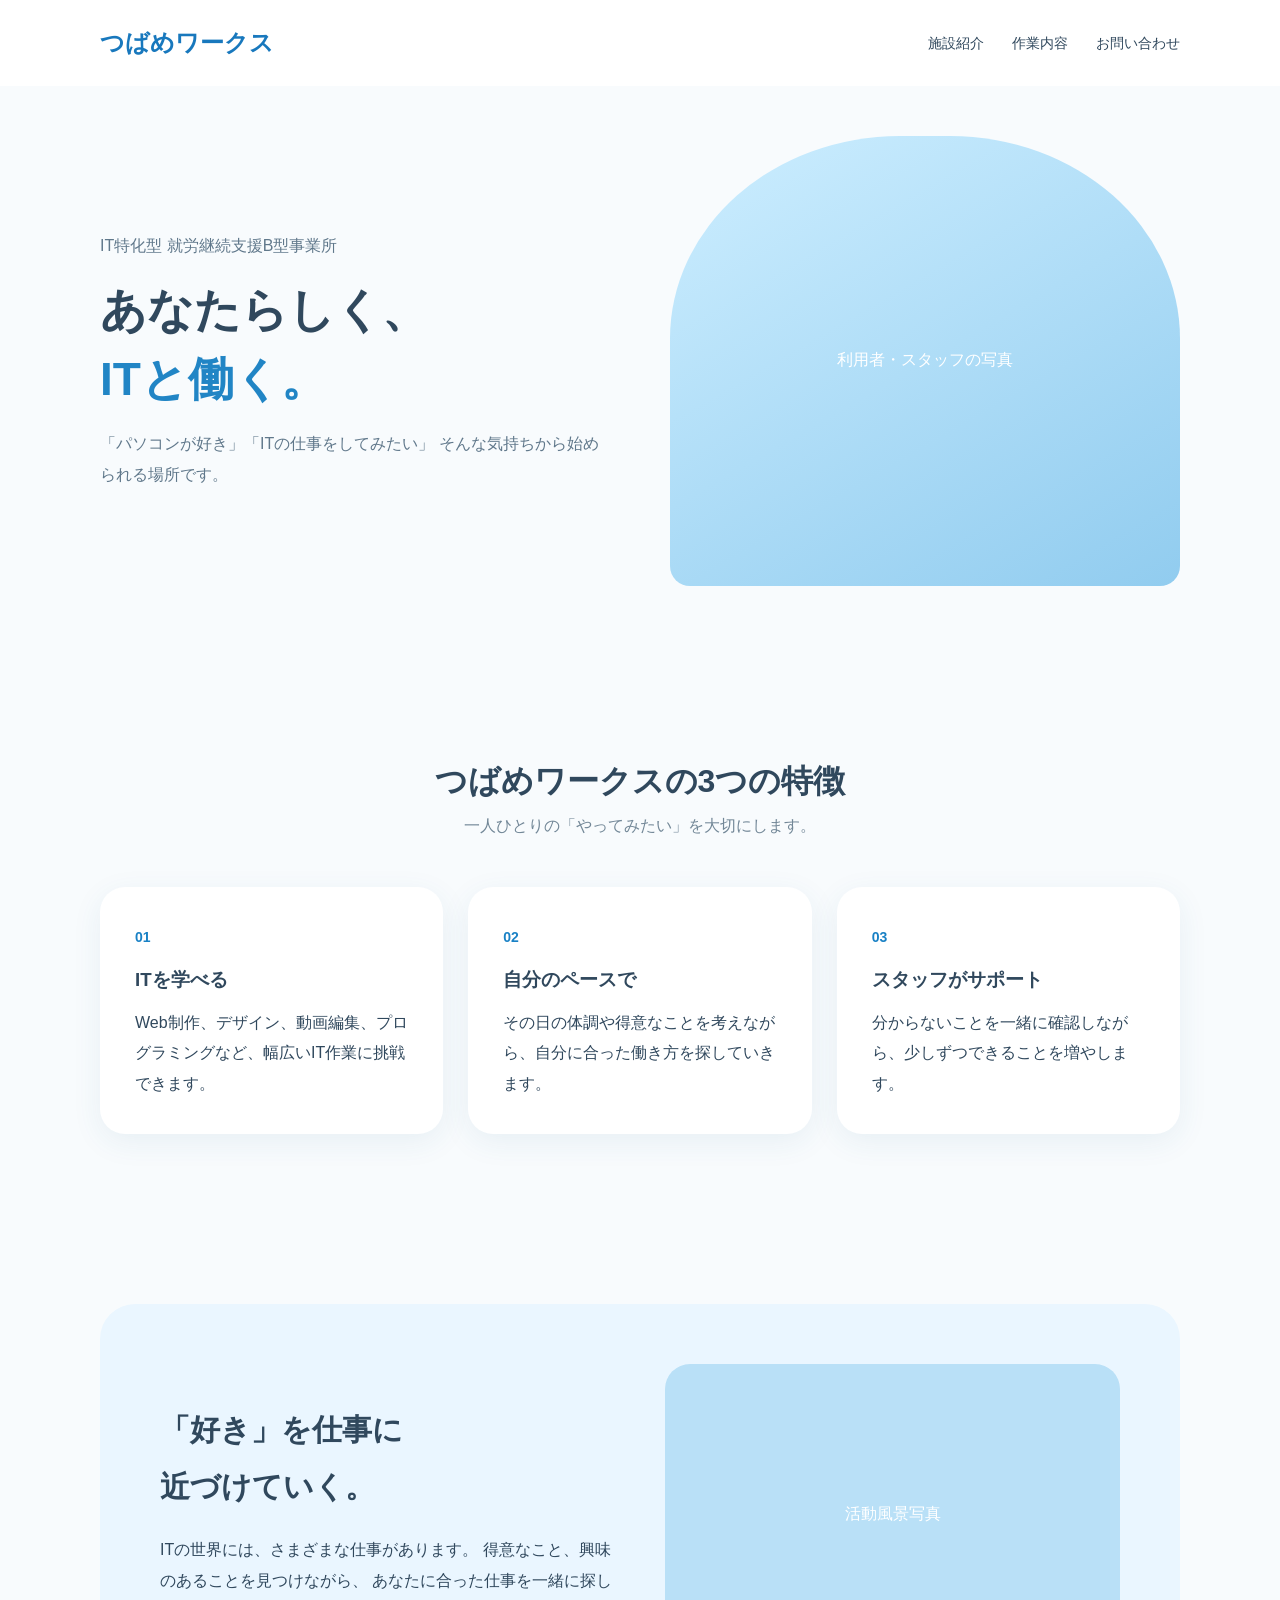
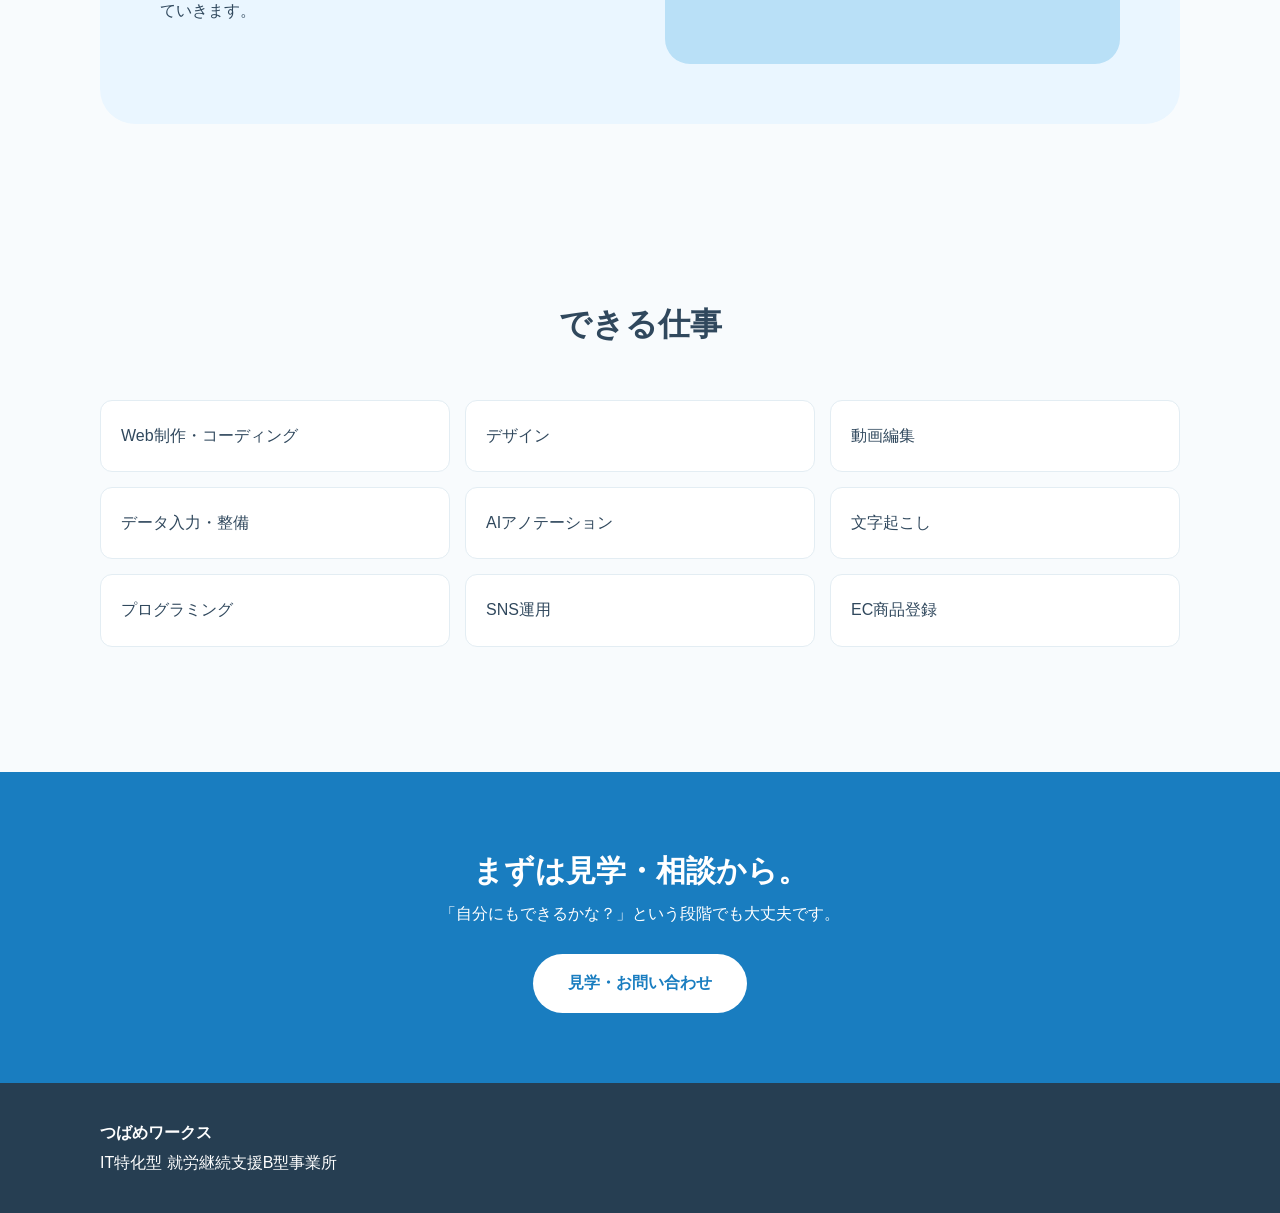
<file: idea/design2.html>
<!DOCTYPE html>
<html lang="ja">
<head>
<meta charset="UTF-8">
<meta name="viewport" content="width=device-width, initial-scale=1.0">
<title>つばめワークス｜あなたらしく、ITと働く</title>
<style>
*{box-sizing:border-box;margin:0;padding:0}
body{
font-family:-apple-system,BlinkMacSystemFont,"Noto Sans JP",sans-serif;
color:#30485d;background:#f8fbfd;line-height:1.9
}
.container{width:min(1080px,90%);margin:auto}
a{text-decoration:none;color:inherit}

header{background:#fff;padding:20px 0}
.header-inner{display:flex;align-items:center;justify-content:space-between}
.logo{font-size:24px;font-weight:800;color:#1878bd}
nav{display:flex;gap:28px;font-size:14px}

.hero{padding:50px 0 80px}
.hero-grid{display:grid;grid-template-columns:1fr 1fr;align-items:center;gap:60px}
.hero h1{font-size:46px;line-height:1.5;margin:15px 0}
.hero h1 span{color:#2185c5}
.hero p{color:#60788b}
.photo{
height:450px;border-radius:45% 45% 20px 20px;
background:linear-gradient(150deg,#cdeeff,#91ccef);
display:flex;align-items:center;justify-content:center;color:white
}

.section{padding:85px 0}
.section-title{text-align:center;margin-bottom:45px}
.section-title h2{font-size:32px}
.section-title p{color:#728797}

.features{
display:grid;grid-template-columns:repeat(3,1fr);gap:25px
}
.feature{
background:white;border-radius:25px;padding:35px;
box-shadow:0 8px 30px rgba(40,100,140,.08)
}
.number{color:#1981c5;font-size:14px;font-weight:bold}
.feature h3{margin:10px 0}

.message{
background:#eaf6ff;border-radius:35px;padding:60px
}
.message-grid{
display:grid;grid-template-columns:1fr 1fr;gap:50px;align-items:center
}
.message h2{font-size:30px;margin-bottom:20px}
.message-img{
height:300px;border-radius:25px;background:#b9e0f7;
display:flex;align-items:center;justify-content:center;color:white
}

.work-list{
display:grid;grid-template-columns:repeat(3,1fr);gap:15px
}
.work-list div{
background:white;border-radius:12px;padding:20px;
border:1px solid #e3edf3
}

.cta{
margin-top:40px;background:#197dc0;color:white;
padding:70px 20px;text-align:center
}
.cta h2{font-size:30px}
.btn{
display:inline-block;margin-top:25px;
background:white;color:#197dc0;
padding:14px 35px;border-radius:50px;font-weight:bold
}

footer{background:#263e52;color:white;padding:35px 0}

@media(max-width:768px){
nav{display:none}
.hero-grid,.message-grid{grid-template-columns:1fr}
.hero h1{font-size:34px}
.photo{height:300px}
.features,.work-list{grid-template-columns:1fr}
.message{padding:30px}
}
</style>
</head>

<body>

<header>
<div class="container header-inner">
<div class="logo">つばめワークス</div>
<nav>
<a href="about.html">施設紹介</a>
<a href="work.html">作業内容</a>
<a href="#contact">お問い合わせ</a>
</nav>
</div>
</header>

<section class="hero">
<div class="container hero-grid">

<div>
<p>IT特化型 就労継続支援B型事業所</p>
<h1>あなたらしく、<br><span>ITと働く。</span></h1>
<p>
「パソコンが好き」「ITの仕事をしてみたい」
そんな気持ちから始められる場所です。
</p>
</div>

<div class="photo">利用者・スタッフの写真</div>

</div>
</section>

<section class="section">
<div class="container">

<div class="section-title">
<h2>つばめワークスの3つの特徴</h2>
<p>一人ひとりの「やってみたい」を大切にします。</p>
</div>

<div class="features">

<div class="feature">
<span class="number">01</span>
<h3>ITを学べる</h3>
<p>Web制作、デザイン、動画編集、プログラミングなど、幅広いIT作業に挑戦できます。</p>
</div>

<div class="feature">
<span class="number">02</span>
<h3>自分のペースで</h3>
<p>その日の体調や得意なことを考えながら、自分に合った働き方を探していきます。</p>
</div>

<div class="feature">
<span class="number">03</span>
<h3>スタッフがサポート</h3>
<p>分からないことを一緒に確認しながら、少しずつできることを増やします。</p>
</div>

</div>
</div>
</section>

<section class="section">
<div class="container message">
<div class="message-grid">
<div>
<h2>「好き」を仕事に<br>近づけていく。</h2>
<p>
ITの世界には、さまざまな仕事があります。
得意なこと、興味のあることを見つけながら、
あなたに合った仕事を一緒に探していきます。
</p>
</div>
<div class="message-img">活動風景写真</div>
</div>
</div>
</section>

<section class="section">
<div class="container">

<div class="section-title">
<h2>できる仕事</h2>
</div>

<div class="work-list">
<div>Web制作・コーディング</div>
<div>デザイン</div>
<div>動画編集</div>
<div>データ入力・整備</div>
<div>AIアノテーション</div>
<div>文字起こし</div>
<div>プログラミング</div>
<div>SNS運用</div>
<div>EC商品登録</div>
</div>

</div>
</section>

<section class="cta" id="contact">
<h2>まずは見学・相談から。</h2>
<p>「自分にもできるかな？」という段階でも大丈夫です。</p>
<a href="#" class="btn">見学・お問い合わせ</a>
</section>

<footer>
<div class="container">
<strong>つばめワークス</strong>
<p>IT特化型 就労継続支援B型事業所</p>
</div>
</footer>

</body>
</html>
</file>
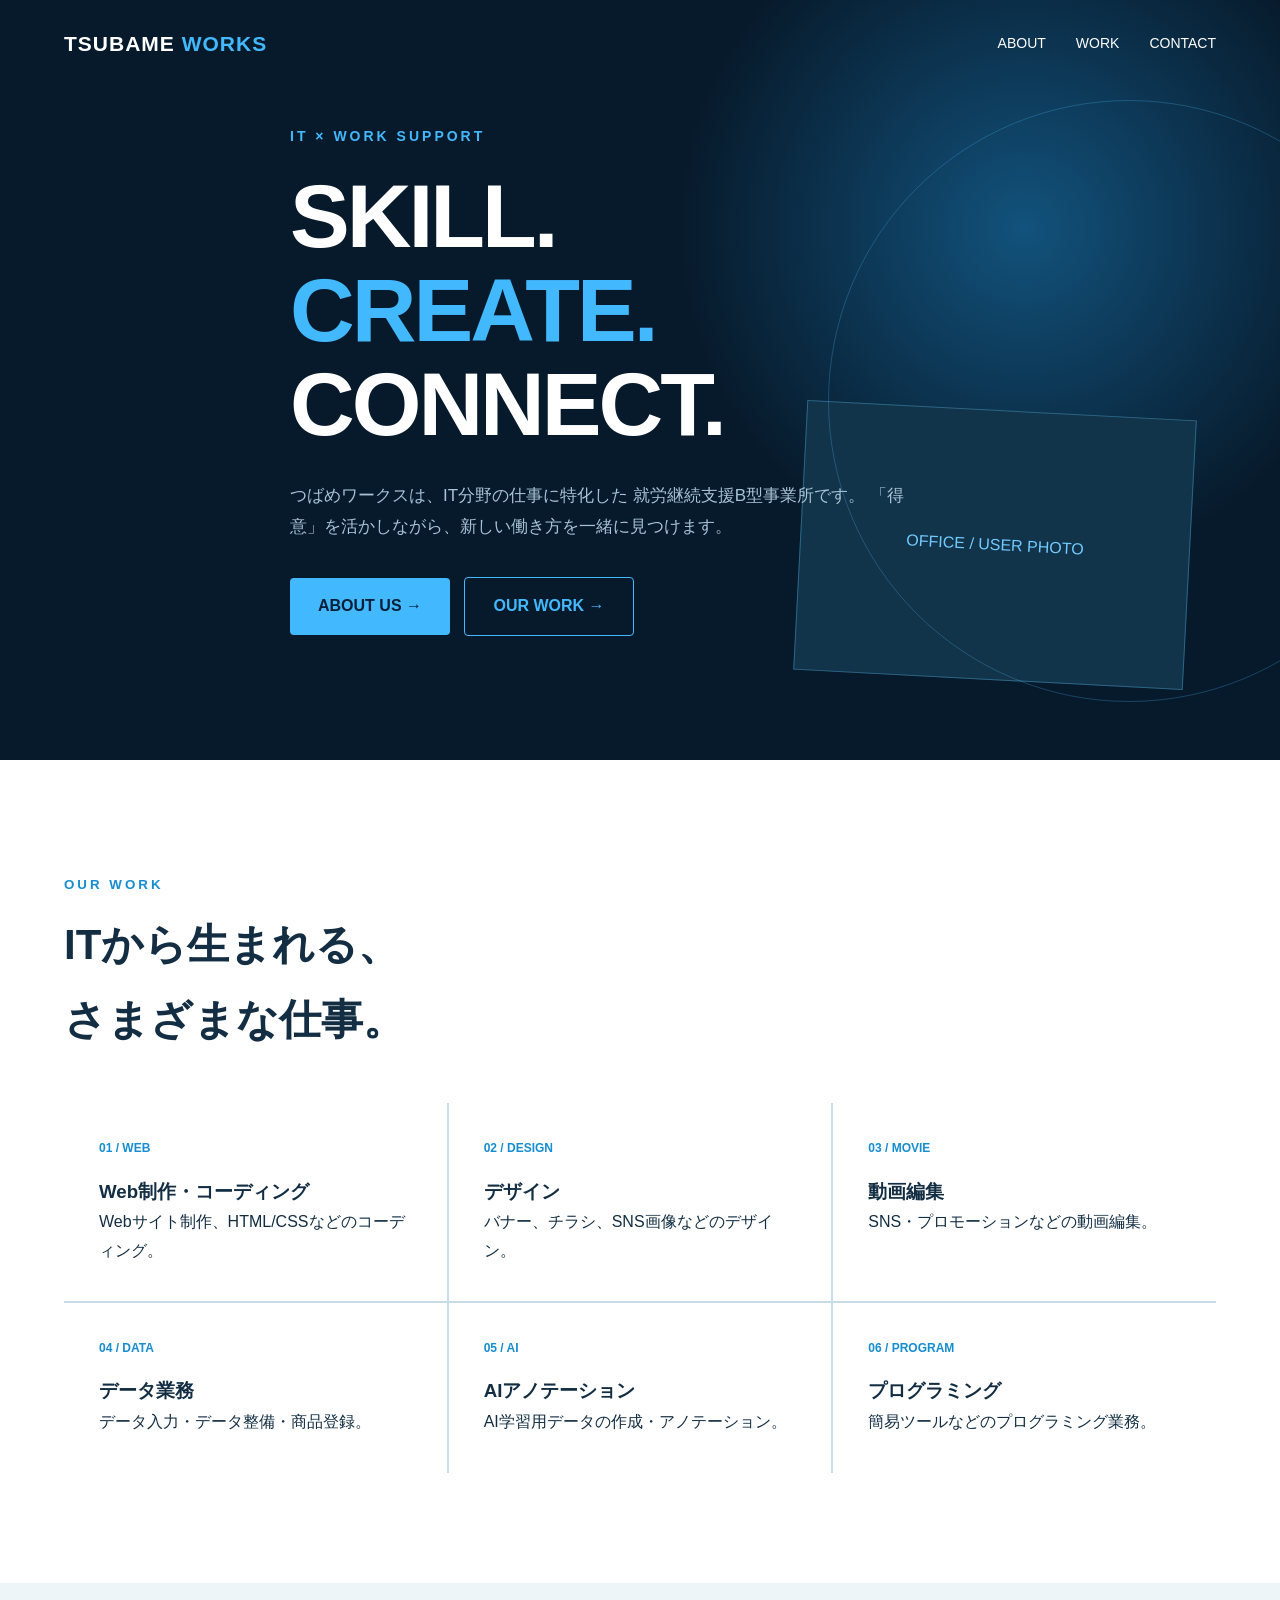
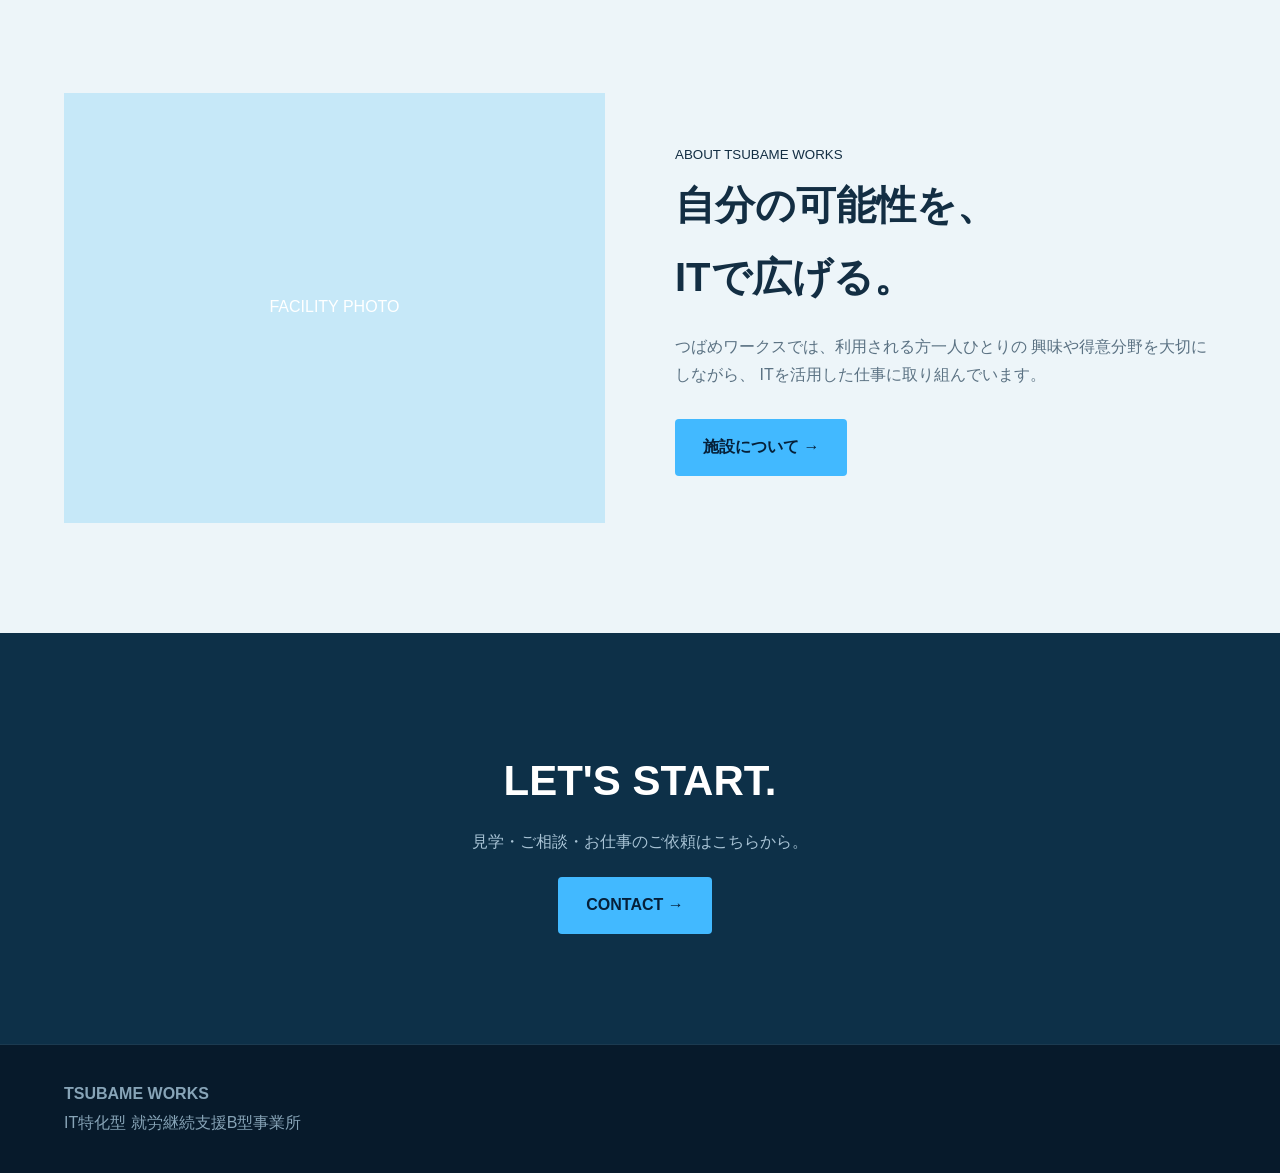
<file: idea/design3.html>
<!DOCTYPE html>
<html lang="ja">
<head>
<meta charset="UTF-8">
<meta name="viewport" content="width=device-width, initial-scale=1.0">
<title>TSUBAME WORKS｜IT×WORK</title>

<style>
*{box-sizing:border-box;margin:0;padding:0}

body{
font-family:-apple-system,BlinkMacSystemFont,"Noto Sans JP",sans-serif;
background:#071a2b;
color:#fff;
line-height:1.8
}

.container{width:min(1160px,90%);margin:auto}
a{text-decoration:none;color:inherit}

header{
position:absolute;top:0;width:100%;
z-index:5;padding:25px 0
}
.header-inner{
display:flex;justify-content:space-between;align-items:center
}
.logo{
font-weight:900;font-size:21px;
letter-spacing:1px
}
.logo span{color:#42b9ff}
nav{display:flex;gap:30px;font-size:14px}

.hero{
min-height:760px;
display:flex;
align-items:center;
position:relative;
overflow:hidden;
background:
radial-gradient(circle at 80% 30%,#12527c,transparent 30%),
#071a2b
}

.hero:after{
content:"";
position:absolute;
width:600px;height:600px;
border:1px solid rgba(80,190,255,.25);
border-radius:50%;
right:-150px;top:100px
}

.hero-content{max-width:700px;position:relative;z-index:2}
.eyebrow{
color:#42b9ff;
font-size:14px;
font-weight:bold;
letter-spacing:3px
}
.hero h1{
font-size:clamp(48px,7vw,92px);
line-height:1.05;
margin:20px 0 30px;
letter-spacing:-3px
}
.hero h1 span{color:#42b9ff}
.hero p{
max-width:620px;
color:#a8c3d5;
font-size:17px
}

.hero-photo{
position:absolute;
right:7%;
bottom:80px;
width:390px;
height:270px;
border:1px solid #2b6686;
background:#12344a;
display:flex;
align-items:center;
justify-content:center;
color:#72caff;
transform:rotate(3deg)
}

.buttons{margin-top:35px}
.btn{
display:inline-block;
padding:14px 28px;
background:#42b9ff;
color:#062039;
font-weight:800;
border-radius:4px;
margin-right:10px
}
.btn.outline{
background:transparent;
border:1px solid #42b9ff;
color:#42b9ff
}

section{padding:110px 0}
.white{background:#fff;color:#132e43}
.gray{background:#edf5f9;color:#132e43}

.section-title small{
color:#168dd0;
font-weight:bold;
letter-spacing:3px
}
.section-title h2{
font-size:42px;
margin:8px 0 45px
}

.work-grid{
display:grid;
grid-template-columns:repeat(3,1fr);
gap:2px;
background:#c8dbe6
}
.work{
background:#fff;
padding:35px;
min-height:170px;
transition:.2s
}
.work:hover{
background:#eaf7ff;
transform:translateY(-4px)
}
.work-number{
font-size:12px;
color:#168dd0;
font-weight:bold
}
.work h3{margin-top:15px}

.about-grid{
display:grid;
grid-template-columns:1fr 1fr;
gap:70px;
align-items:center
}
.about-photo{
height:430px;
background:#c6e8f8;
display:flex;
align-items:center;
justify-content:center;
color:#fff
}
.about-text h2{
font-size:40px;
margin-bottom:20px
}
.about-text p{color:#5b7283}

.cta{
text-align:center;
background:#0d3048
}
.cta h2{font-size:42px}
.cta p{color:#a8c3d5;margin:10px 0 20px}

footer{
padding:35px 0;
border-top:1px solid #1b3a50;
color:#87a4b7
}

@media(max-width:768px){
nav{display:none}
.hero{min-height:700px}
.hero h1{font-size:52px}
.hero-photo{
position:relative;
right:auto;
bottom:auto;
margin-top:45px;
width:100%;
height:220px
}
.hero-content{padding-top:80px}
.work-grid{grid-template-columns:1fr}
.about-grid{grid-template-columns:1fr}
.about-photo{height:280px}
.section-title h2{font-size:32px}
}
</style>
</head>

<body>

<header>
<div class="container header-inner">

<div class="logo">
TSUBAME <span>WORKS</span>
</div>

<nav>
<a href="about.html">ABOUT</a>
<a href="work.html">WORK</a>
<a href="#contact">CONTACT</a>
</nav>

</div>
</header>

<section class="hero">

<div class="container hero-content">

<div class="eyebrow">IT × WORK SUPPORT</div>

<h1>
SKILL.<br>
<span>CREATE.</span><br>
CONNECT.
</h1>

<p>
つばめワークスは、IT分野の仕事に特化した
就労継続支援B型事業所です。
「得意」を活かしながら、新しい働き方を一緒に見つけます。
</p>

<div class="buttons">
<a href="about.html" class="btn">ABOUT US →</a>
<a href="work.html" class="btn outline">OUR WORK →</a>
</div>

</div>

<div class="hero-photo">
OFFICE / USER PHOTO
</div>

</section>

<section class="white">

<div class="container">

<div class="section-title">
<small>OUR WORK</small>
<h2>ITから生まれる、<br>さまざまな仕事。</h2>
</div>

<div class="work-grid">

<div class="work">
<div class="work-number">01 / WEB</div>
<h3>Web制作・コーディング</h3>
<p>Webサイト制作、HTML/CSSなどのコーディング。</p>
</div>

<div class="work">
<div class="work-number">02 / DESIGN</div>
<h3>デザイン</h3>
<p>バナー、チラシ、SNS画像などのデザイン。</p>
</div>

<div class="work">
<div class="work-number">03 / MOVIE</div>
<h3>動画編集</h3>
<p>SNS・プロモーションなどの動画編集。</p>
</div>

<div class="work">
<div class="work-number">04 / DATA</div>
<h3>データ業務</h3>
<p>データ入力・データ整備・商品登録。</p>
</div>

<div class="work">
<div class="work-number">05 / AI</div>
<h3>AIアノテーション</h3>
<p>AI学習用データの作成・アノテーション。</p>
</div>

<div class="work">
<div class="work-number">06 / PROGRAM</div>
<h3>プログラミング</h3>
<p>簡易ツールなどのプログラミング業務。</p>
</div>

</div>

</div>
</section>

<section class="gray">

<div class="container about-grid">

<div class="about-photo">
FACILITY PHOTO
</div>

<div class="about-text">
<small>ABOUT TSUBAME WORKS</small>
<h2>自分の可能性を、<br>ITで広げる。</h2>
<p>
つばめワークスでは、利用される方一人ひとりの
興味や得意分野を大切にしながら、
ITを活用した仕事に取り組んでいます。
</p>
<br>
<a href="about.html" class="btn">施設について →</a>
</div>

</div>

</section>

<section class="cta" id="contact">

<div class="container">
<h2>LET'S START.</h2>
<p>見学・ご相談・お仕事のご依頼はこちらから。</p>
<a href="#" class="btn">CONTACT →</a>
</div>

</section>

<footer>
<div class="container">
<strong>TSUBAME WORKS</strong>
<p>IT特化型 就労継続支援B型事業所</p>
</div>
</footer>

</body>
</html>
</file>
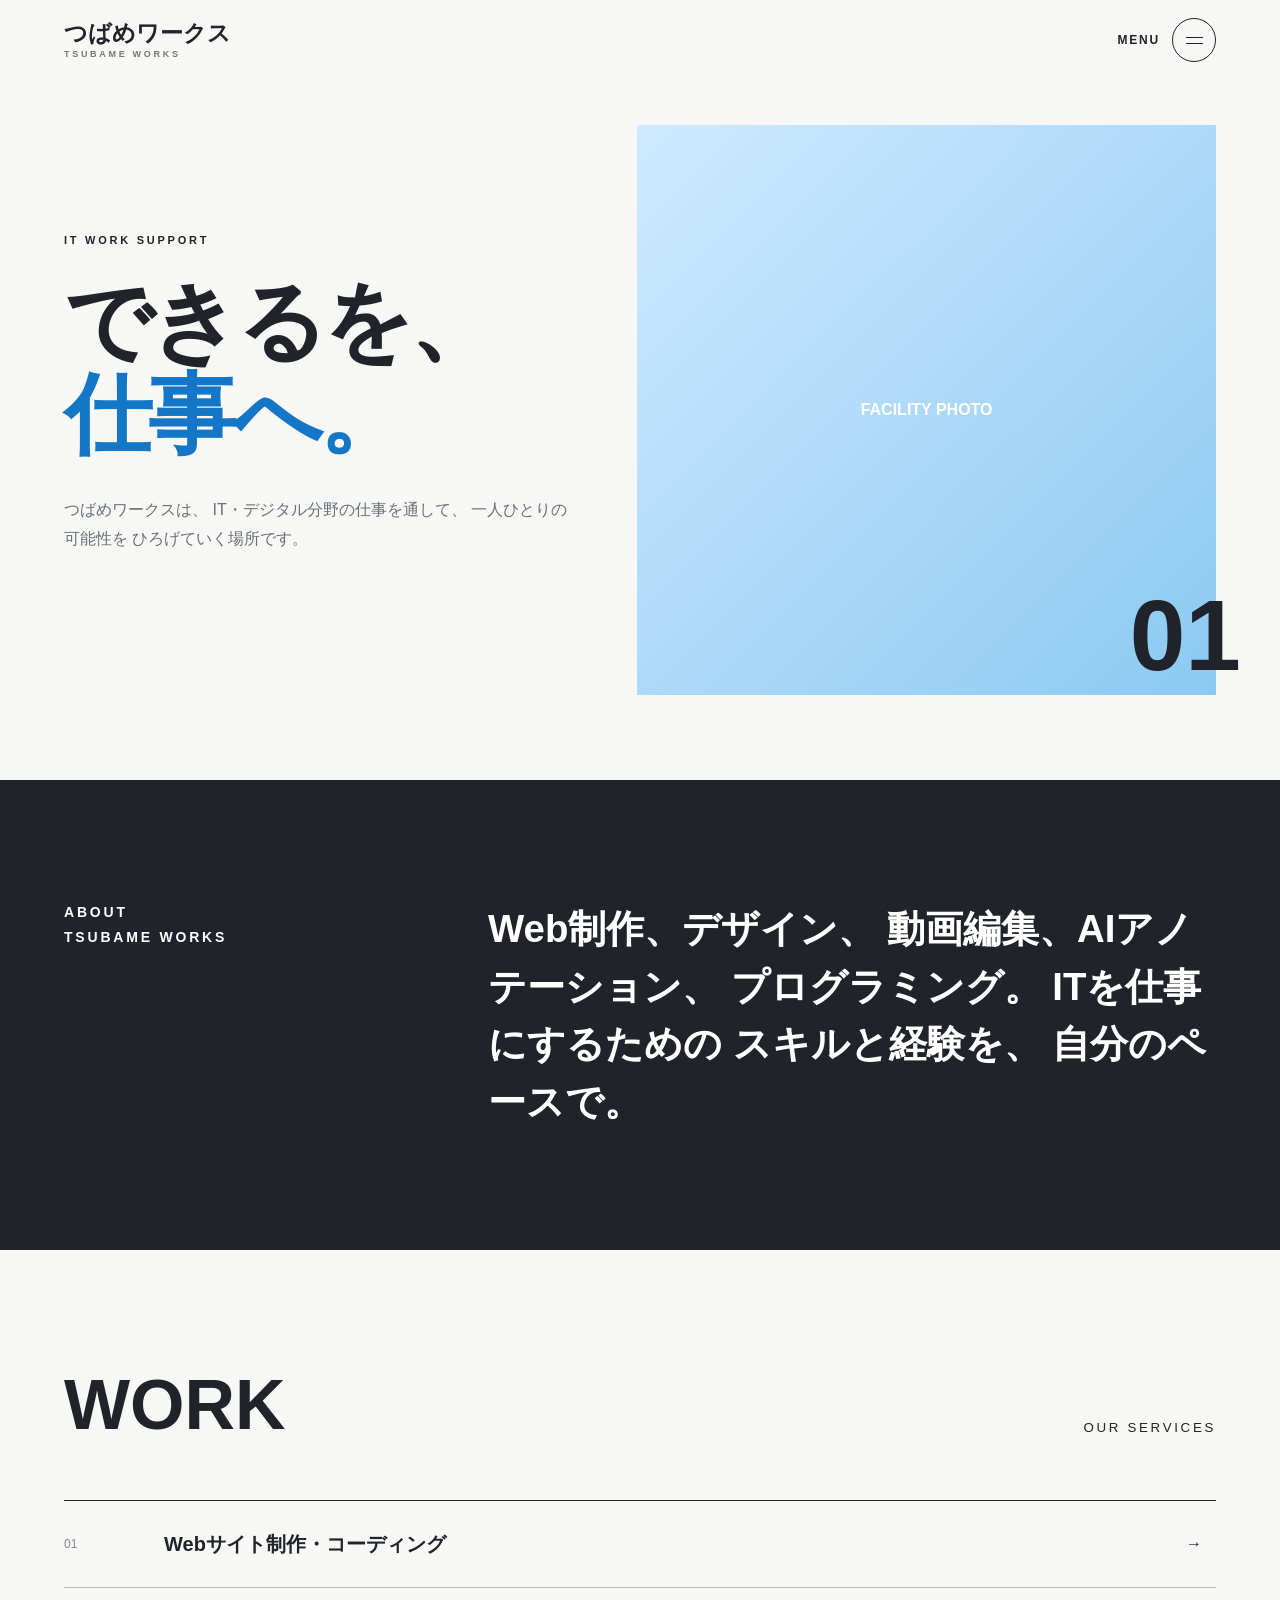
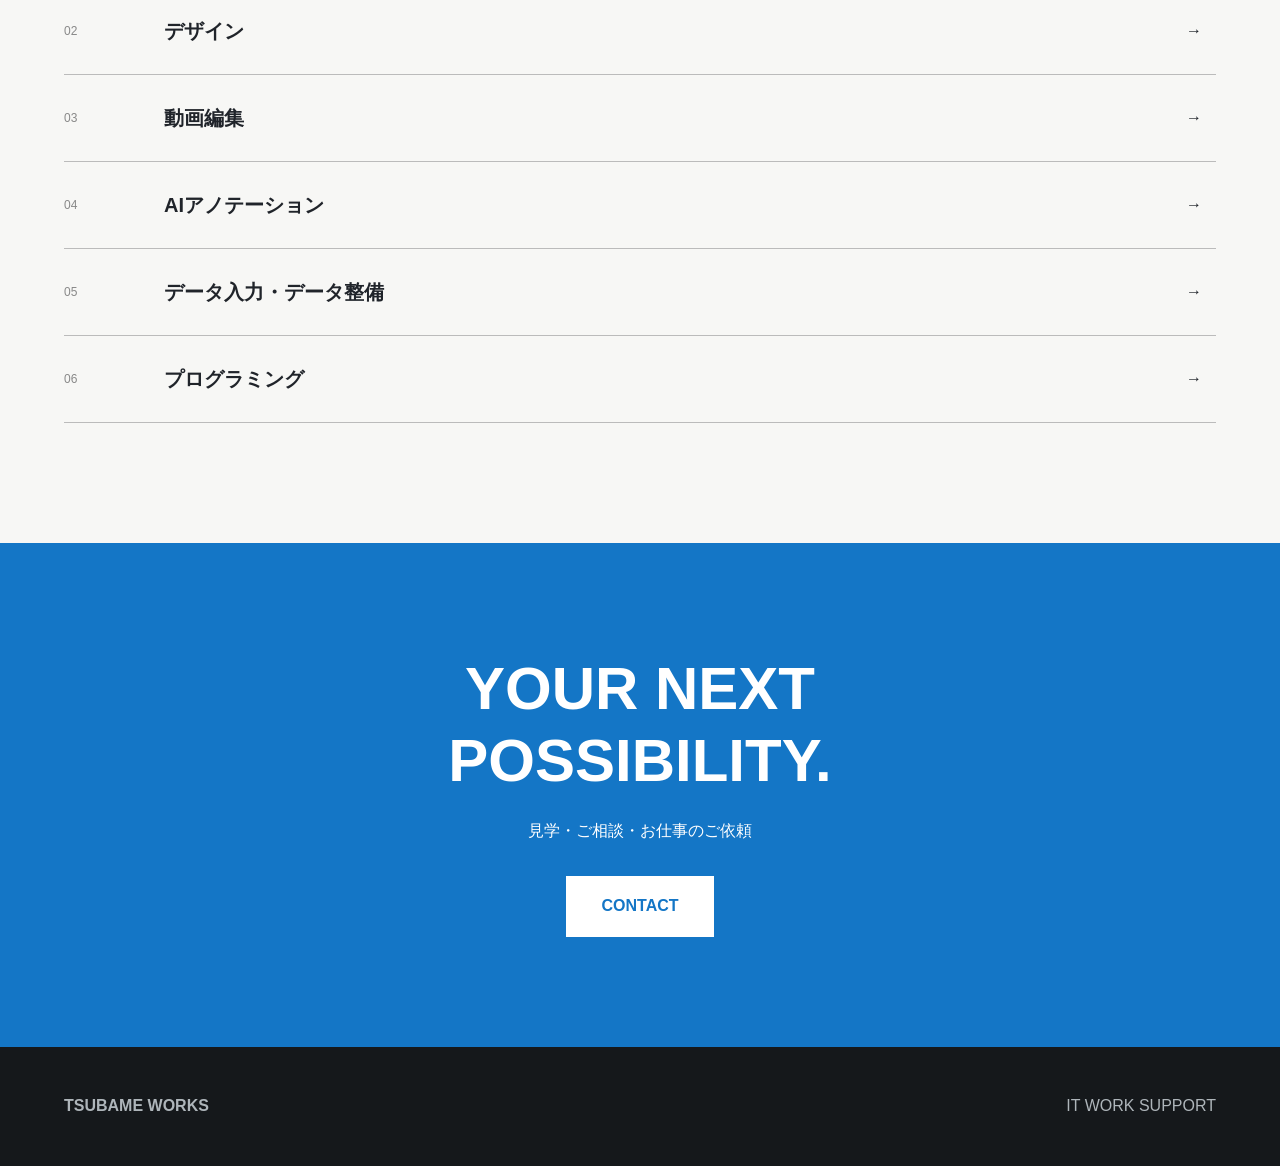
<file: idea/design4.html>
<!DOCTYPE html>
<html lang="ja">

<head>

<meta charset="UTF-8">

<meta
  name="viewport"
  content="width=device-width, initial-scale=1.0"
>

<title>
つばめワークス｜IT WORKS
</title>


<style>

/* ========================================
   RESET
======================================== */

*{
  box-sizing:border-box;
  margin:0;
  padding:0;
}

html{
  scroll-behavior:smooth;
}

body{

  font-family:
    -apple-system,
    BlinkMacSystemFont,
    "Noto Sans JP",
    sans-serif;

  color:#20242a;

  background:#f7f7f5;

  line-height:1.8;
}

a{
  text-decoration:none;
  color:inherit;
}

.container{

  width:min(1180px,90%);

  margin:auto;
}


/* ========================================
   HEADER
======================================== */

.editorial-header{

  height:80px;

  position:absolute;

  top:0;
  left:0;

  width:100%;

  z-index:2000;
}

.editorial-header-inner{

  height:100%;

  display:flex;

  align-items:center;

  justify-content:space-between;
}


/* LOGO */

.editorial-logo{

  font-size:23px;

  font-weight:900;

  line-height:1;

  position:relative;

  z-index:2200;
}

.editorial-logo small{

  display:block;

  margin-top:5px;

  font-size:9px;

  letter-spacing:.3em;

  color:#777;
}


/* ========================================
   MENU BUTTON
======================================== */

.editorial-menu-button{

  border:0;

  background:none;

  display:flex;

  align-items:center;

  gap:12px;

  cursor:pointer;

  color:#20242a;

  position:relative;

  z-index:2200;
}

.menu-text{

  font-size:12px;

  letter-spacing:.15em;

  font-weight:800;
}

.menu-icon{

  width:44px;

  height:44px;

  border:1px solid #20242a;

  border-radius:50%;

  display:flex;

  flex-direction:column;

  justify-content:center;

  align-items:center;

  gap:5px;
}

.menu-icon i{

  display:block;

  width:17px;

  height:1px;

  background:#20242a;

  transition:.3s;
}


/* OPEN */

.editorial-menu-button.active
.menu-icon i:first-child{

  transform:
    translateY(3px)
    rotate(45deg);
}

.editorial-menu-button.active
.menu-icon i:last-child{

  transform:
    translateY(-3px)
    rotate(-45deg);
}


/* ========================================
   FULL SCREEN MENU
======================================== */

.editorial-menu-overlay{

  position:fixed;

  inset:0;

  background:#20242a;

  color:#fff;

  z-index:2100;

  display:flex;

  align-items:center;

  justify-content:center;

  opacity:0;

  visibility:hidden;

  transition:.4s;
}

.editorial-menu-overlay.active{

  opacity:1;

  visibility:visible;
}


.editorial-menu-inner{

  width:min(1050px,90%);
}


/* MENU LABEL */

.menu-label{

  font-size:11px;

  letter-spacing:.25em;

  color:#8f999f;

  margin-bottom:40px;
}


/* NAV */

.editorial-menu-inner nav{

  display:flex;

  flex-direction:column;

  gap:5px;
}

.editorial-menu-inner nav a{

  display:flex;

  align-items:center;

  gap:30px;

  color:#fff;

  font-size:
    clamp(42px,7vw,82px);

  font-weight:900;

  line-height:1.2;

  transition:.3s;
}

.editorial-menu-inner nav a span{

  width:35px;

  font-size:13px;

  color:#8b969d;
}

.editorial-menu-inner nav a:hover{

  color:#9acff0;

  transform:translateX(15px);
}

.menu-footer{

  margin-top:60px;

  font-size:10px;

  letter-spacing:.25em;

  color:#7f8b91;
}


/* ========================================
   HERO
======================================== */

.editorial-hero{

  min-height:780px;

  display:flex;

  align-items:center;

  padding:120px 0 80px;

  background:#f7f7f5;
}

.editorial-hero-grid{

  display:grid;

  grid-template-columns:
    1fr 1.15fr;

  gap:70px;

  align-items:center;
}

.eyebrow{

  font-size:11px;

  letter-spacing:.25em;

  font-weight:800;

  margin-bottom:25px;
}

.editorial-hero h1{

  font-size:
    clamp(45px,7vw,88px);

  line-height:1.05;

  letter-spacing:-.04em;

  margin-bottom:35px;
}

.editorial-hero h1 span{

  display:block;

  color:#1476c6;
}

.editorial-hero p{

  max-width:520px;

  color:#687078;

  margin-bottom:35px;
}


/* PHOTO */

.editorial-photo{

  height:570px;

  background:
    linear-gradient(
      135deg,
      #cfeaff,
      #8cc9f2
    );

  display:flex;

  align-items:center;

  justify-content:center;

  color:#fff;

  font-weight:bold;

  position:relative;
}

.editorial-photo::after{

  content:"01";

  position:absolute;

  right:-25px;

  bottom:-30px;

  font-size:100px;

  font-weight:900;

  color:#20242a;
}


/* ========================================
   INTRO
======================================== */

.editorial-intro{

  background:#20242a;

  color:#fff;

  padding:120px 0;
}

.editorial-intro-grid{

  display:grid;

  grid-template-columns:1fr 2fr;

  gap:60px;
}

.editorial-intro h2{

  font-size:14px;

  letter-spacing:.2em;
}

.editorial-intro p{

  font-size:
    clamp(25px,3vw,40px);

  line-height:1.5;

  font-weight:700;
}


/* ========================================
   WORK
======================================== */

.editorial-work{

  padding:120px 0;
}

.editorial-work-title{

  display:flex;

  justify-content:space-between;

  align-items:end;

  margin-bottom:60px;
}

.editorial-work-title h2{

  font-size:
    clamp(40px,6vw,70px);

  line-height:1;
}

.editorial-work-title small{

  letter-spacing:.2em;
}

.editorial-work-list{

  border-top:1px solid #20242a;
}

.editorial-work-item{

  display:grid;

  grid-template-columns:
    80px 1fr 30px;

  gap:20px;

  align-items:center;

  padding:25px 0;

  border-bottom:1px solid #bbb;

  transition:.25s;
}

.editorial-work-item:hover{

  padding-left:15px;

  color:#1476c6;
}

.editorial-work-item .number{

  font-size:12px;

  color:#888;
}

.editorial-work-item h3{

  font-size:20px;
}


/* ========================================
   CTA
======================================== */

.editorial-cta{

  background:#1476c6;

  color:#fff;

  text-align:center;

  padding:110px 20px;
}

.editorial-cta h2{

  font-size:
    clamp(32px,5vw,60px);

  line-height:1.2;

  margin-bottom:20px;
}

.editorial-cta a{

  display:inline-block;

  margin-top:30px;

  padding:16px 35px;

  background:#fff;

  color:#1476c6;

  font-weight:800;
}


/* ========================================
   FOOTER
======================================== */

.editorial-footer{

  background:#15181b;

  color:#aeb5ba;

  padding:45px 0;
}

.editorial-footer-inner{

  display:flex;

  justify-content:space-between;
}


/* ========================================
   MOBILE
======================================== */

@media(max-width:768px){

  .editorial-header{
    height:70px;
  }

  .menu-text{
    display:none;
  }

  .editorial-logo{
    font-size:19px;
  }

  .editorial-hero{

    min-height:auto;

    padding:
      130px 0 70px;
  }

  .editorial-hero-grid{

    grid-template-columns:1fr;

    gap:50px;
  }

  .editorial-photo{

    height:350px;
  }

  .editorial-intro-grid{

    grid-template-columns:1fr;

    gap:30px;
  }

  .editorial-work{

    padding:80px 0;
  }

  .editorial-work-item{

    grid-template-columns:
      40px 1fr 20px;
  }

  .editorial-work-item h3{

    font-size:16px;
  }

  .editorial-footer-inner{

    display:block;
  }

  .menu-footer{

    margin-top:40px;
  }

}

</style>

</head>


<body>


<!-- ========================================
     HEADER
======================================== -->

<header class="editorial-header">

  <div class="container editorial-header-inner">

    <a
      href="index.html"
      class="editorial-logo"
    >

      つばめワークス

      <small>
        TSUBAME WORKS
      </small>

    </a>


    <button
      class="editorial-menu-button"
      id="editorialMenu"
      aria-label="メニューを開く"
      aria-expanded="false"
    >

      <span class="menu-text">
        MENU
      </span>

      <span class="menu-icon">

        <i></i>
        <i></i>

      </span>

    </button>

  </div>

</header>


<!-- ========================================
     FULL SCREEN MENU
======================================== -->

<div
  class="editorial-menu-overlay"
  id="editorialOverlay"
>

  <div class="editorial-menu-inner">

    <div class="menu-label">
      NAVIGATION
    </div>

    <nav>

      <a href="index.html">
        <span>01</span>
        HOME
      </a>

      <a href="about.html">
        <span>02</span>
        ABOUT
      </a>

      <a href="work.html">
        <span>03</span>
        WORK
      </a>

      <a href="#contact">
        <span>04</span>
        CONTACT
      </a>

    </nav>

    <div class="menu-footer">
      IT WORK SUPPORT / TSUBAME WORKS
    </div>

  </div>

</div>


<!-- ========================================
     HERO
======================================== -->

<main>

<section class="editorial-hero">

  <div class="container editorial-hero-grid">

    <div>

      <div class="eyebrow">
        IT WORK SUPPORT
      </div>

      <h1>

        できるを、<br>

        <span>仕事へ。</span>

      </h1>

      <p>

        つばめワークスは、
        IT・デジタル分野の仕事を通して、
        一人ひとりの可能性を
        ひろげていく場所です。

      </p>

    </div>


    <div class="editorial-photo">

      FACILITY PHOTO

    </div>

  </div>

</section>


<!-- ========================================
     INTRO
======================================== -->

<section class="editorial-intro">

  <div class="container editorial-intro-grid">

    <h2>
      ABOUT<br>
      TSUBAME WORKS
    </h2>

    <p>

      Web制作、デザイン、
      動画編集、AIアノテーション、
      プログラミング。

      ITを仕事にするための
      スキルと経験を、
      自分のペースで。

    </p>

  </div>

</section>


<!-- ========================================
     WORK
======================================== -->

<section class="editorial-work">

  <div class="container">

    <div class="editorial-work-title">

      <h2>WORK</h2>

      <small>
        OUR SERVICES
      </small>

    </div>


    <div class="editorial-work-list">

      <div class="editorial-work-item">

        <span class="number">01</span>

        <h3>
          Webサイト制作・コーディング
        </h3>

        <span>→</span>

      </div>


      <div class="editorial-work-item">

        <span class="number">02</span>

        <h3>
          デザイン
        </h3>

        <span>→</span>

      </div>


      <div class="editorial-work-item">

        <span class="number">03</span>

        <h3>
          動画編集
        </h3>

        <span>→</span>

      </div>


      <div class="editorial-work-item">

        <span class="number">04</span>

        <h3>
          AIアノテーション
        </h3>

        <span>→</span>

      </div>


      <div class="editorial-work-item">

        <span class="number">05</span>

        <h3>
          データ入力・データ整備
        </h3>

        <span>→</span>

      </div>


      <div class="editorial-work-item">

        <span class="number">06</span>

        <h3>
          プログラミング
        </h3>

        <span>→</span>

      </div>

    </div>

  </div>

</section>


<!-- ========================================
     CTA
======================================== -->

<section
  class="editorial-cta"
  id="contact"
>

  <h2>
    YOUR NEXT<br>
    POSSIBILITY.
  </h2>

  <p>
    見学・ご相談・お仕事のご依頼
  </p>

  <a href="#">
    CONTACT
  </a>

</section>

</main>


<!-- ========================================
     FOOTER
======================================== -->

<footer class="editorial-footer">

  <div class="container editorial-footer-inner">

    <strong>
      TSUBAME WORKS
    </strong>

    <span>
      IT WORK SUPPORT
    </span>

  </div>

</footer>


<!-- ========================================
     JAVASCRIPT
======================================== -->

<script>

const editorialMenu =
  document.getElementById(
    "editorialMenu"
  );

const editorialOverlay =
  document.getElementById(
    "editorialOverlay"
  );


editorialMenu.addEventListener(
  "click",
  function(){

    const open =
      editorialMenu.classList.toggle(
        "active"
      );

    editorialOverlay.classList.toggle(
      "active"
    );

    editorialMenu.setAttribute(
      "aria-expanded",
      open
    );

    editorialMenu.setAttribute(
      "aria-label",
      open
        ? "メニューを閉じる"
        : "メニューを開く"
    );

  }
);


document
  .querySelectorAll(
    ".editorial-menu-inner nav a"
  )
  .forEach(function(link){

    link.addEventListener(
      "click",
      function(){

        editorialMenu.classList.remove(
          "active"
        );

        editorialOverlay.classList.remove(
          "active"
        );

        editorialMenu.setAttribute(
          "aria-expanded",
          "false"
        );

      }
    );

  });

</script>


</body>
</html>
</file>
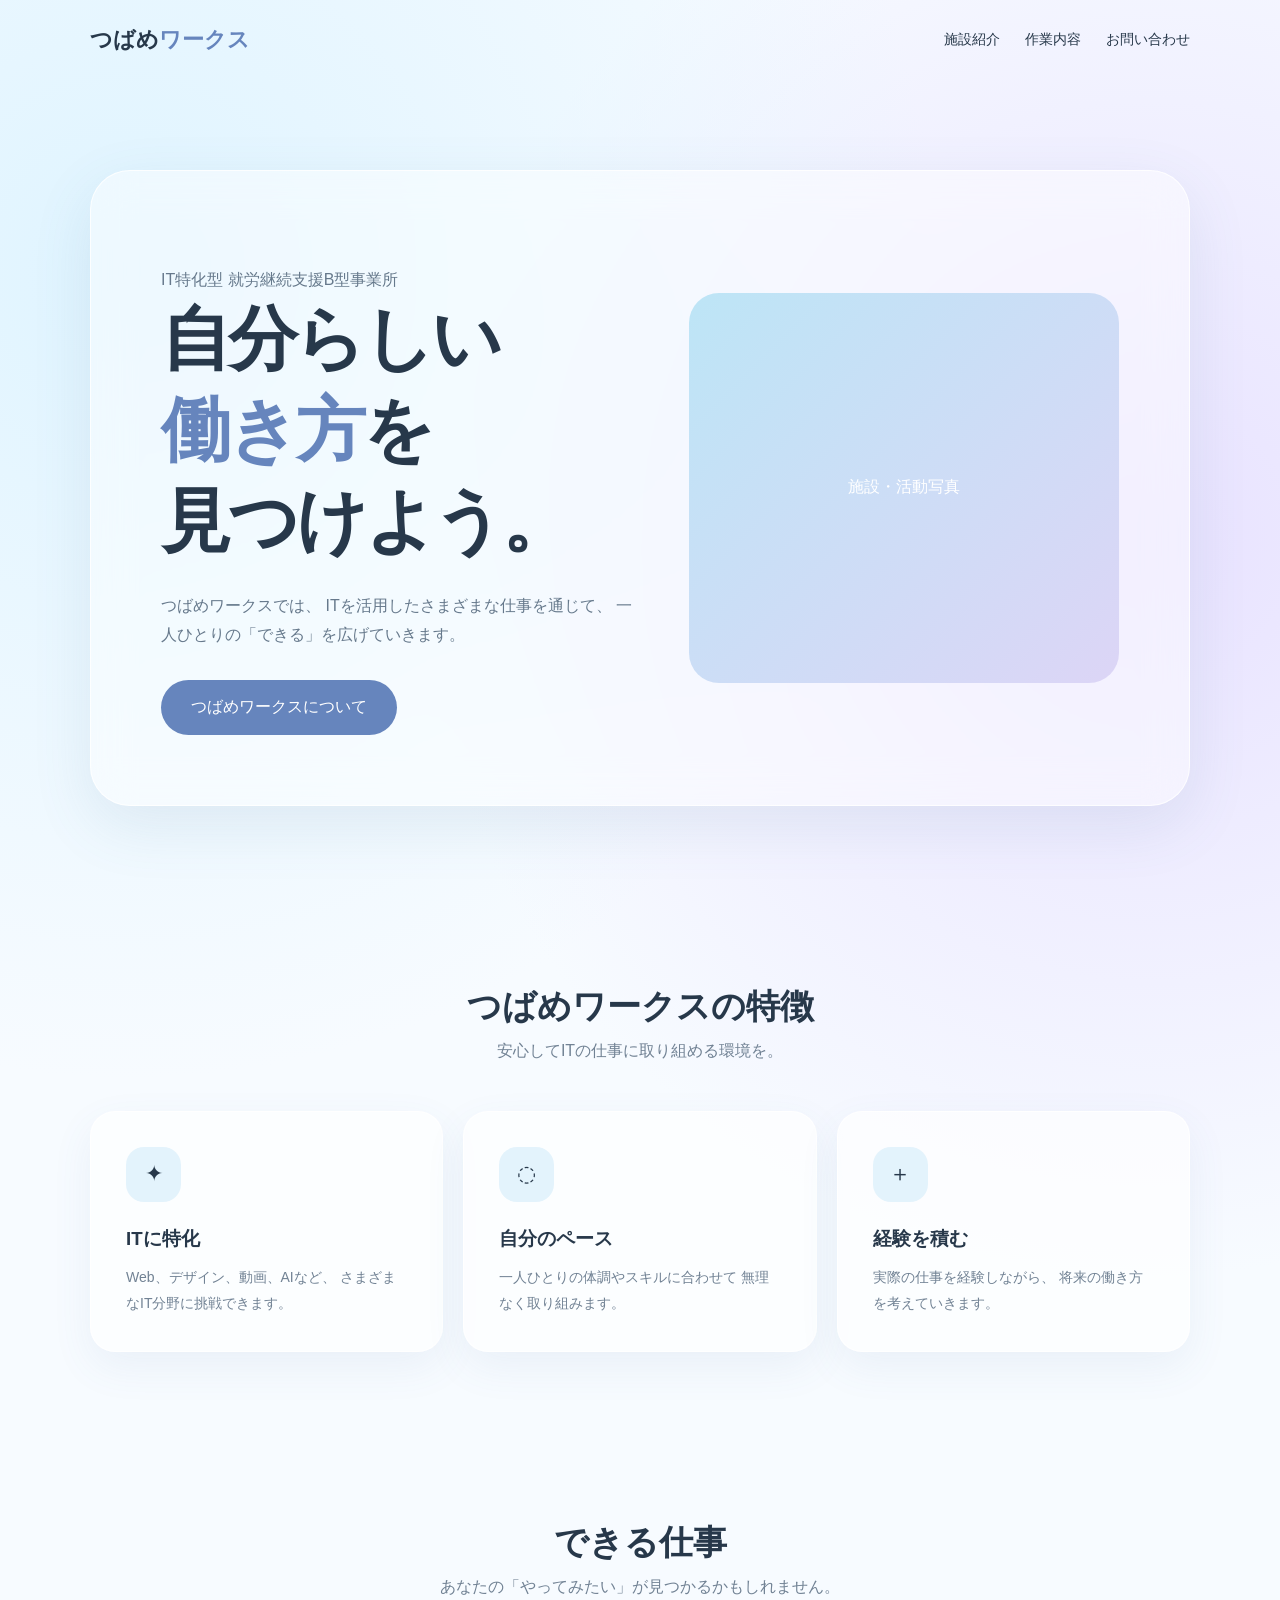
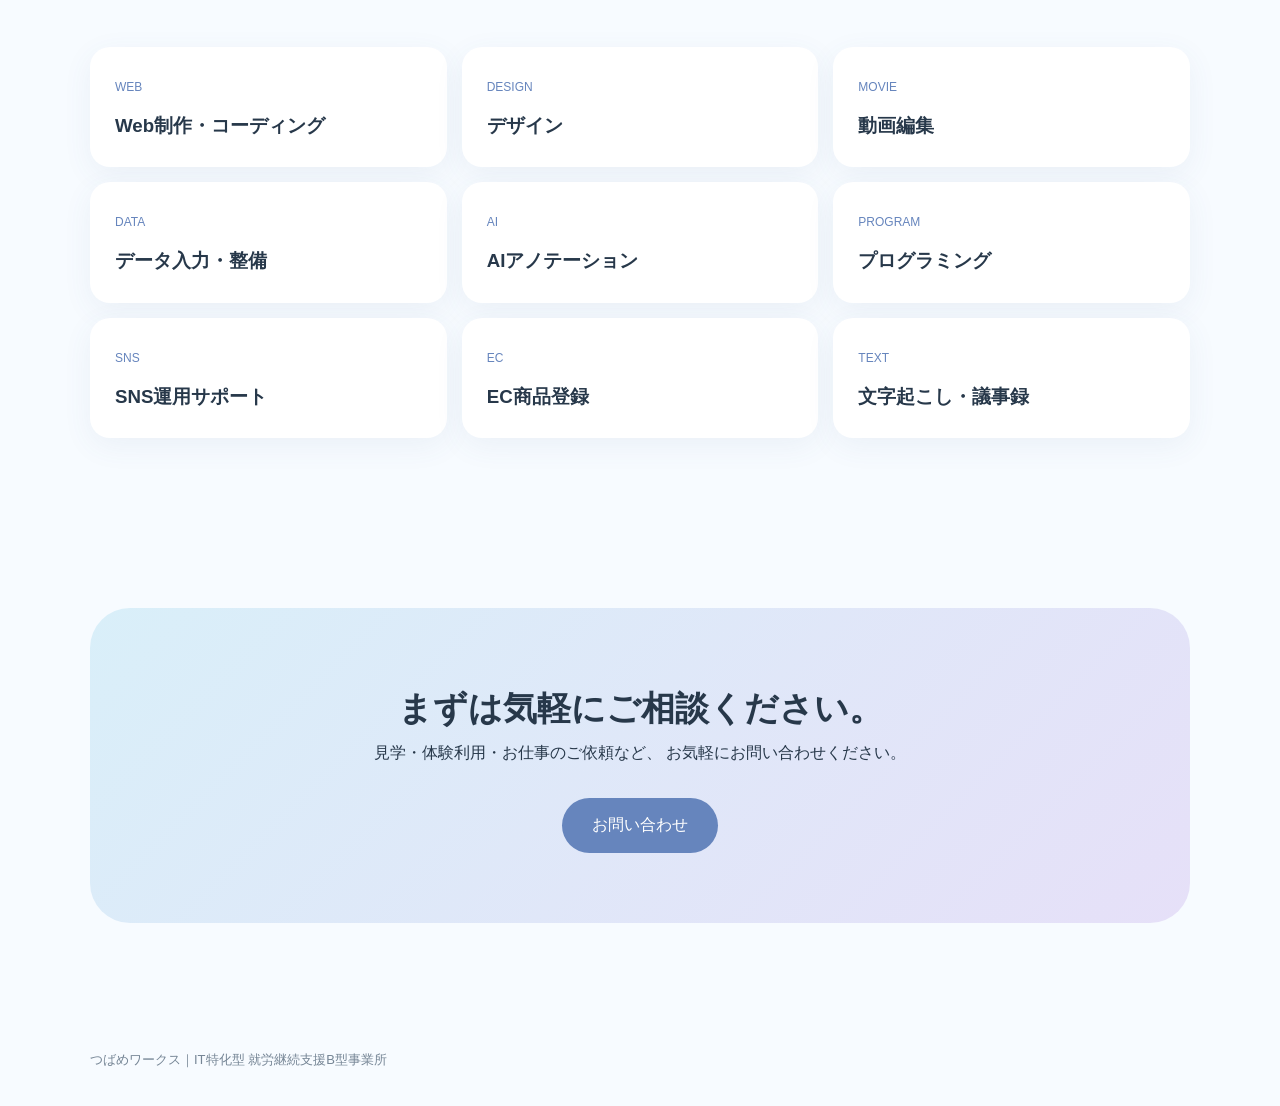
<file: idea/design5.html>
<!DOCTYPE html>
<html lang="ja">
<head>
<meta charset="UTF-8">
<meta name="viewport" content="width=device-width, initial-scale=1.0">

<title>つばめワークス</title>

<style>
*{
 box-sizing:border-box;
 margin:0;
 padding:0;
}

body{
 font-family:"Noto Sans JP",sans-serif;
 color:#27384a;
 background:
 radial-gradient(circle at 10% 10%,#dff4ff,transparent 30%),
 radial-gradient(circle at 90% 20%,#e8e2ff,transparent 30%),
 #f7fbff;
 line-height:1.8;
}

a{
 text-decoration:none;
 color:inherit;
}

.container{
 width:min(1100px,90%);
 margin:auto;
}

header{
 padding:20px 0;
}

.header-inner{
 display:flex;
 justify-content:space-between;
 align-items:center;
}

.logo{
 font-size:22px;
 font-weight:800;
}

.logo span{
 color:#6685bd;
}

nav{
 display:flex;
 gap:25px;
 font-size:14px;
}

.hero{
 padding:90px 0;
}

.hero-box{
 padding:70px;
 border:1px solid rgba(255,255,255,.8);
 background:rgba(255,255,255,.45);
 backdrop-filter:blur(20px);
 border-radius:40px;
 box-shadow:0 20px 60px rgba(80,120,160,.12);
}

.hero-grid{
 display:grid;
 grid-template-columns:1fr .9fr;
 gap:50px;
 align-items:center;
}

.hero h1{
 font-size:clamp(40px,6vw,70px);
 line-height:1.3;
 letter-spacing:-.05em;
}

.hero h1 span{
 color:#6685bd;
}

.hero p{
 margin-top:25px;
 color:#66798c;
}

.photo{
 height:390px;
 border-radius:30px;
 background:linear-gradient(135deg,#bde5f6,#dcd5f6);
 display:flex;
 justify-content:center;
 align-items:center;
 color:white;
}

.button{
 display:inline-block;
 margin-top:30px;
 padding:13px 30px;
 border-radius:50px;
 background:#6685bd;
 color:#fff;
}

section{
 padding:80px 0;
}

.section-title{
 text-align:center;
 margin-bottom:45px;
}

.section-title h2{
 font-size:34px;
}

.section-title p{
 color:#718294;
}

.cards{
 display:grid;
 grid-template-columns:repeat(3,1fr);
 gap:20px;
}

.card{
 padding:35px;
 border-radius:25px;
 background:rgba(255,255,255,.65);
 border:1px solid rgba(255,255,255,.9);
 box-shadow:0 15px 40px rgba(80,120,160,.08);
}

.card-icon{
 width:55px;
 height:55px;
 border-radius:18px;
 background:#e3f3fc;
 display:flex;
 align-items:center;
 justify-content:center;
 margin-bottom:20px;
 font-size:22px;
}

.card h3{
 margin-bottom:10px;
}

.card p{
 color:#718294;
 font-size:14px;
}

.work-area{
 padding:80px 0;
}

.work-grid{
 display:grid;
 grid-template-columns:repeat(3,1fr);
 gap:15px;
}

.work{
 padding:25px;
 border-radius:20px;
 background:#fff;
 box-shadow:0 8px 30px rgba(70,100,140,.07);
}

.work span{
 font-size:12px;
 color:#6685bd;
}

.work h3{
 margin-top:8px;
}

.cta{
 text-align:center;
 padding:90px 20px;
}

.cta-box{
 background:linear-gradient(135deg,#d9eff9,#e6e0f8);
 border-radius:40px;
 padding:70px 30px;
}

.cta h2{
 font-size:34px;
}

footer{
 padding:35px 0;
 color:#758595;
 font-size:13px;
}

@media(max-width:768px){

 nav{
  display:none;
 }

 .hero{
  padding:50px 0;
 }

 .hero-box{
  padding:35px 25px;
 }

 .hero-grid{
  grid-template-columns:1fr;
 }

 .photo{
  height:280px;
 }

 .cards,
 .work-grid{
  grid-template-columns:1fr;
 }

}
</style>
</head>

<body>

<header>
<div class="container header-inner">

<a href="index.html" class="logo">
つばめ<span>ワークス</span>
</a>

<nav>
<a href="about.html">施設紹介</a>
<a href="work.html">作業内容</a>
<a href="#contact">お問い合わせ</a>
</nav>

</div>
</header>

<main>

<section class="hero">

<div class="container">

<div class="hero-box">

<div class="hero-grid">

<div>

<p>IT特化型 就労継続支援B型事業所</p>

<h1>
自分らしい<br>
<span>働き方</span>を<br>
見つけよう。
</h1>

<p>
つばめワークスでは、
ITを活用したさまざまな仕事を通じて、
一人ひとりの「できる」を広げていきます。
</p>

<a href="about.html" class="button">
つばめワークスについて
</a>

</div>

<div class="photo">
施設・活動写真
</div>

</div>

</div>

</div>

</section>


<section>

<div class="container">

<div class="section-title">
<h2>つばめワークスの特徴</h2>
<p>安心してITの仕事に取り組める環境を。</p>
</div>

<div class="cards">

<div class="card">
<div class="card-icon">✦</div>
<h3>ITに特化</h3>
<p>
Web、デザイン、動画、AIなど、
さまざまなIT分野に挑戦できます。
</p>
</div>

<div class="card">
<div class="card-icon">◌</div>
<h3>自分のペース</h3>
<p>
一人ひとりの体調やスキルに合わせて
無理なく取り組みます。
</p>
</div>

<div class="card">
<div class="card-icon">＋</div>
<h3>経験を積む</h3>
<p>
実際の仕事を経験しながら、
将来の働き方を考えていきます。
</p>
</div>

</div>

</div>

</section>


<section class="work-area">

<div class="container">

<div class="section-title">
<h2>できる仕事</h2>
<p>あなたの「やってみたい」が見つかるかもしれません。</p>
</div>

<div class="work-grid">

<div class="work">
<span>WEB</span>
<h3>Web制作・コーディング</h3>
</div>

<div class="work">
<span>DESIGN</span>
<h3>デザイン</h3>
</div>

<div class="work">
<span>MOVIE</span>
<h3>動画編集</h3>
</div>

<div class="work">
<span>DATA</span>
<h3>データ入力・整備</h3>
</div>

<div class="work">
<span>AI</span>
<h3>AIアノテーション</h3>
</div>

<div class="work">
<span>PROGRAM</span>
<h3>プログラミング</h3>
</div>

<div class="work">
<span>SNS</span>
<h3>SNS運用サポート</h3>
</div>

<div class="work">
<span>EC</span>
<h3>EC商品登録</h3>
</div>

<div class="work">
<span>TEXT</span>
<h3>文字起こし・議事録</h3>
</div>

</div>

</div>

</section>


<section class="cta" id="contact">

<div class="container">

<div class="cta-box">

<h2>まずは気軽にご相談ください。</h2>

<p>
見学・体験利用・お仕事のご依頼など、
お気軽にお問い合わせください。
</p>

<a href="#" class="button">お問い合わせ</a>

</div>

</div>

</section>

</main>

<footer>
<div class="container">
つばめワークス｜IT特化型 就労継続支援B型事業所
</div>
</footer>

</body>
</html>
</file>
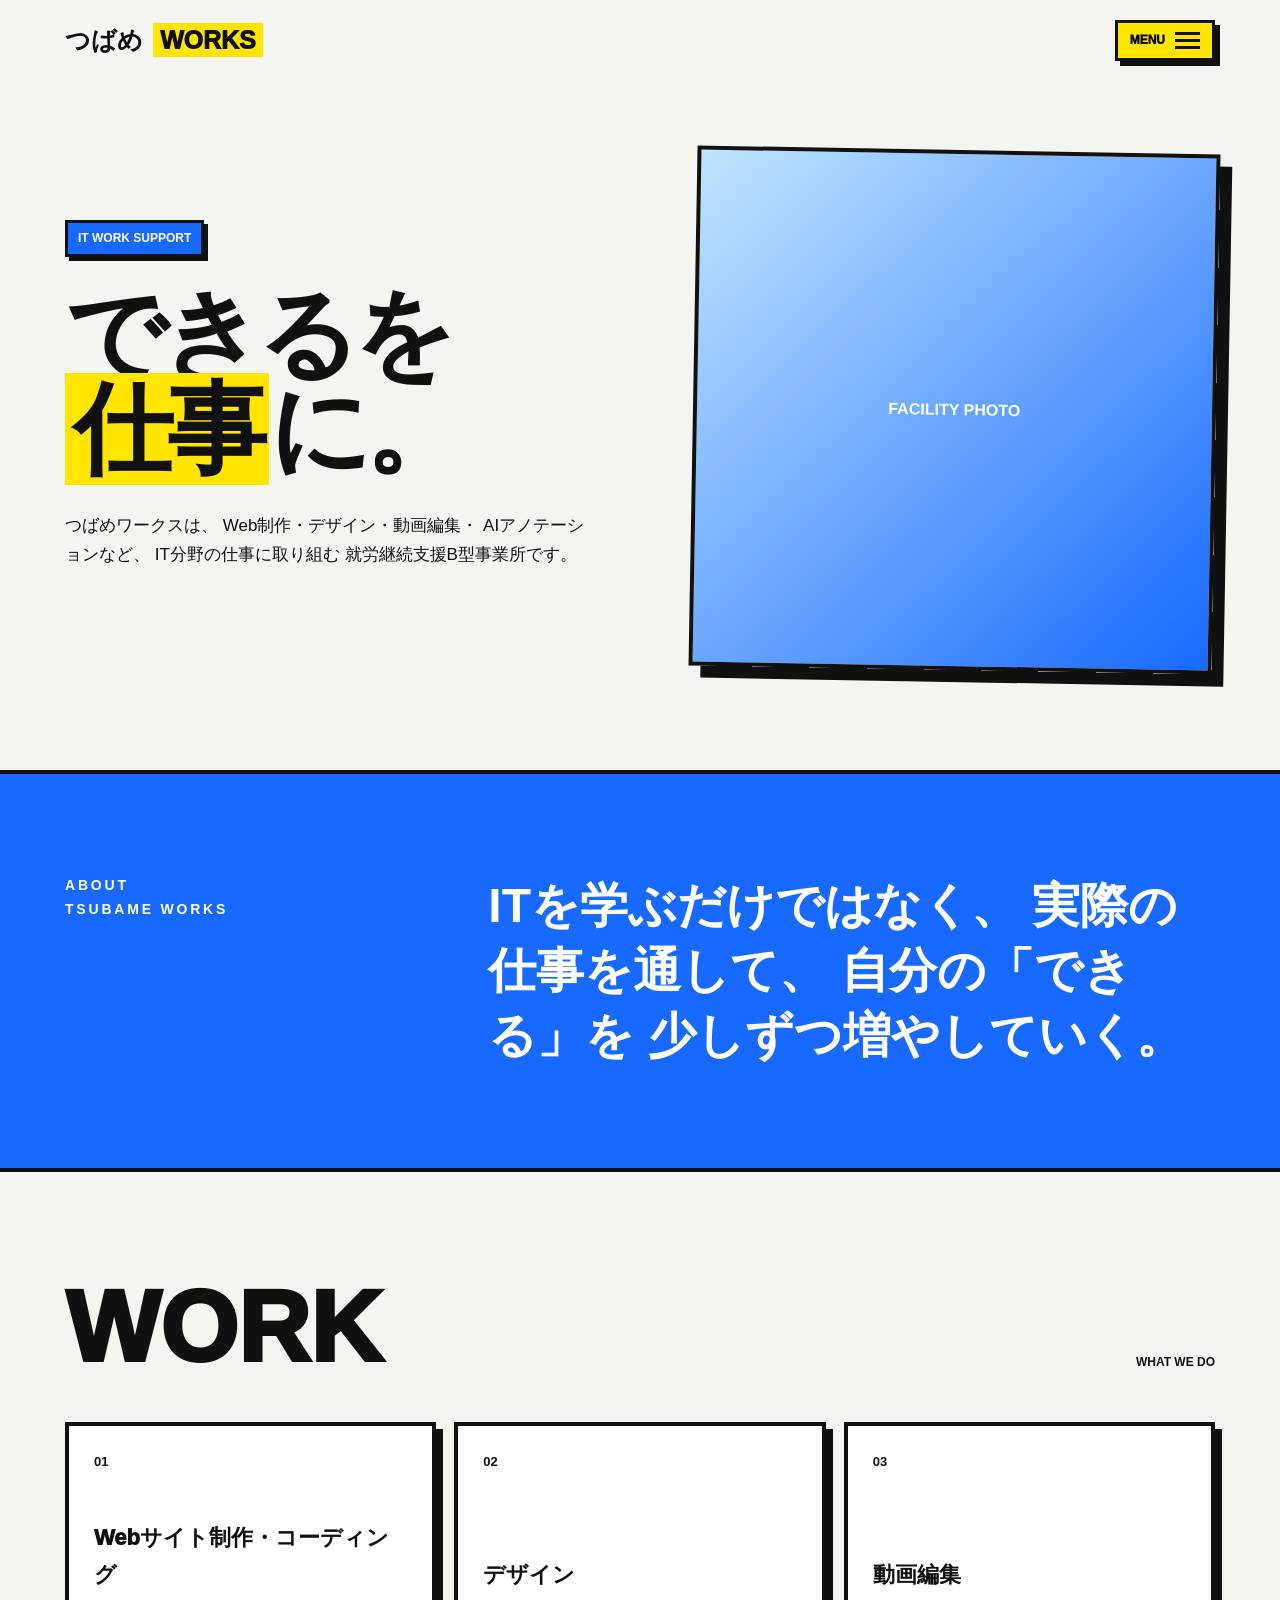
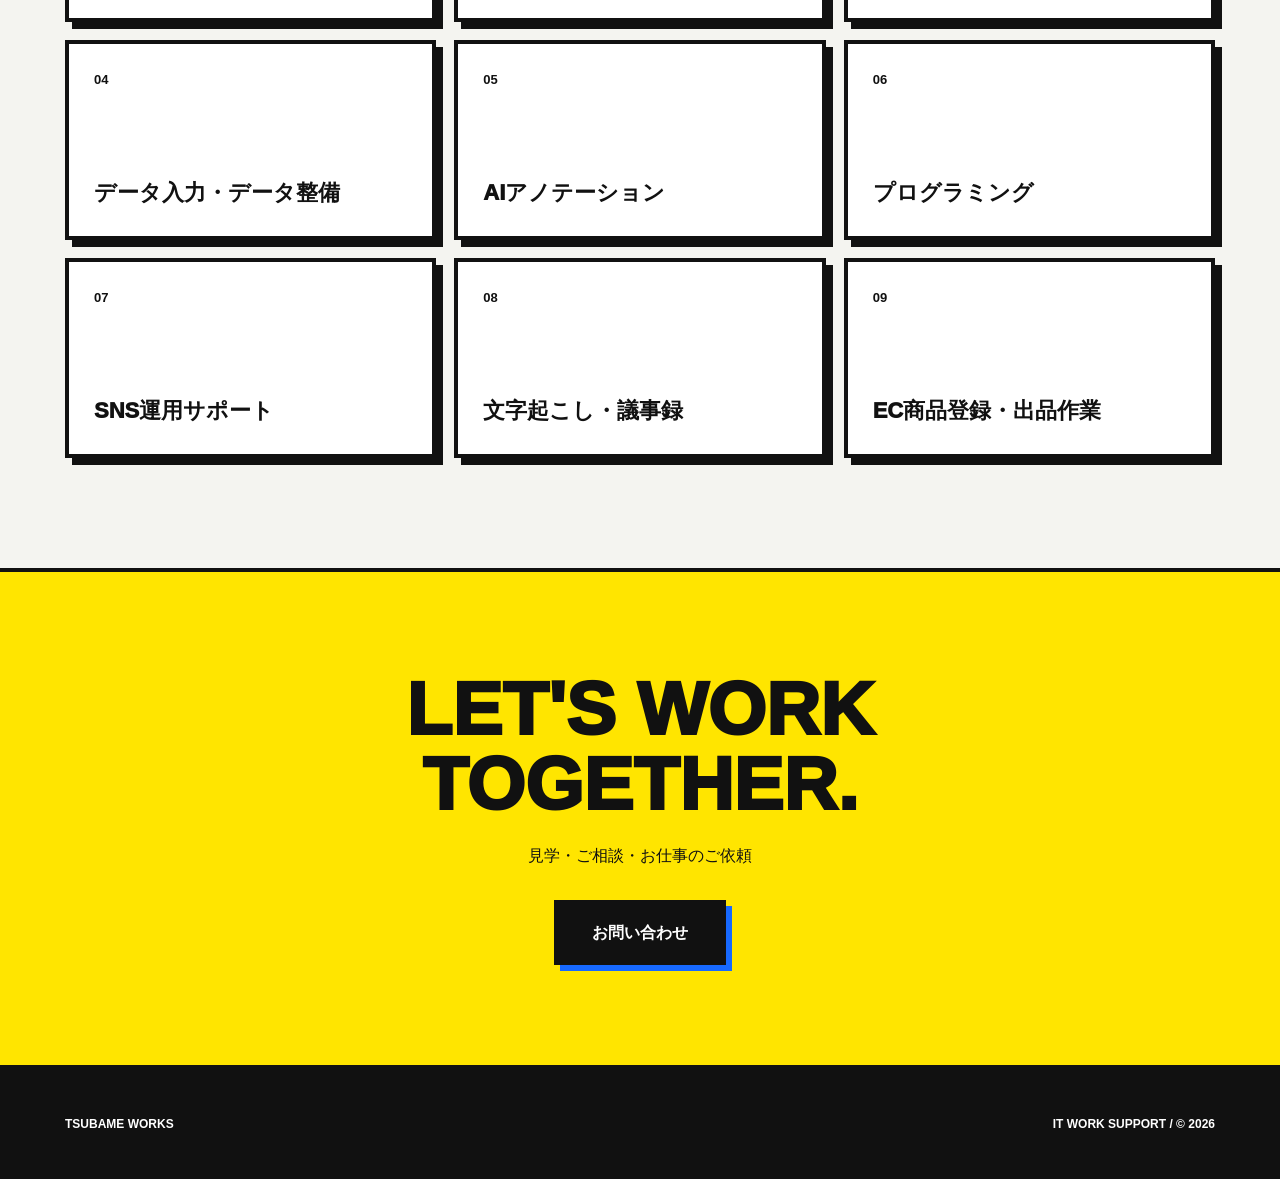
<file: idea/design6.html>
<!DOCTYPE html>
<html lang="ja">

<head>

<meta charset="UTF-8">

<meta
  name="viewport"
  content="width=device-width, initial-scale=1.0"
>

<title>
つばめワークス｜IT WORKS
</title>


<style>

/* ========================================
   RESET
======================================== */

*{
  box-sizing:border-box;
  margin:0;
  padding:0;
}

html{
  scroll-behavior:smooth;
}

body{

  font-family:
    -apple-system,
    BlinkMacSystemFont,
    "Noto Sans JP",
    sans-serif;

  color:#111;

  background:#f4f4f0;

  line-height:1.7;
}

a{
  color:inherit;
  text-decoration:none;
}

.container{

  width:min(1150px,92%);

  margin:auto;
}


/* ========================================
   HEADER
======================================== */

.neo-header{

  height:80px;

  position:absolute;

  top:0;
  left:0;

  width:100%;

  z-index:2000;
}

.neo-header-inner{

  height:100%;

  display:flex;

  align-items:center;

  justify-content:space-between;
}


/* LOGO */

.neo-logo{

  font-size:25px;

  font-weight:950;

  line-height:1;

  position:relative;

  z-index:2200;
}

.neo-logo span{

  background:#ffe500;

  padding:3px 7px;

  margin-left:3px;
}


/* ========================================
   MENU BUTTON
======================================== */

.neo-menu-button{

  display:flex;

  align-items:center;

  gap:10px;

  border:3px solid #111;

  background:#ffe500;

  padding:9px 12px;

  cursor:pointer;

  box-shadow:5px 5px 0 #111;

  transition:.15s;

  position:relative;

  z-index:2200;
}

.neo-menu-button strong{

  font-size:12px;

  font-weight:950;
}

.neo-hamburger{

  width:25px;

  display:flex;

  flex-direction:column;

  gap:4px;
}

.neo-hamburger i{

  display:block;

  height:3px;

  background:#111;

  transition:.2s;
}


/* ACTIVE */

.neo-menu-button.active{

  transform:
    translate(4px,4px);

  box-shadow:
    1px 1px 0 #111;
}

.neo-menu-button.active
.neo-hamburger i:nth-child(1){

  transform:
    translateY(7px)
    rotate(45deg);
}

.neo-menu-button.active
.neo-hamburger i:nth-child(2){

  opacity:0;
}

.neo-menu-button.active
.neo-hamburger i:nth-child(3){

  transform:
    translateY(-7px)
    rotate(-45deg);
}


/* ========================================
   MENU OVERLAY
======================================== */

.neo-menu-overlay{

  position:fixed;

  inset:0;

  background:#ffe500;

  z-index:2100;

  display:flex;

  align-items:center;

  justify-content:center;

  opacity:0;

  visibility:hidden;

  transition:.25s;
}

.neo-menu-overlay.active{

  opacity:1;

  visibility:visible;
}


.neo-menu-content{

  width:min(1050px,90%);
}


/* MENU TITLE */

.neo-menu-title{

  font-size:13px;

  font-weight:950;

  letter-spacing:.2em;

  margin-bottom:25px;
}


/* NAV */

.neo-menu-content nav{

  display:flex;

  flex-direction:column;

  gap:10px;
}

.neo-menu-content nav a{

  display:flex;

  align-items:center;

  gap:25px;

  font-size:
    clamp(42px,7vw,82px);

  font-weight:950;

  line-height:1.1;

  border-bottom:4px solid #111;

  padding:10px 0;

  transition:.15s;
}

.neo-menu-content nav a span{

  width:35px;

  font-size:13px;
}

.neo-menu-content nav a:hover{

  background:#1769ff;

  color:#fff;

  padding-left:20px;
}

.neo-menu-note{

  margin-top:35px;

  font-size:11px;

  font-weight:900;

  letter-spacing:.2em;
}


/* ========================================
   HERO
======================================== */

.neo-hero{

  padding:
    150px 0 100px;

  background:#f4f4f0;
}

.neo-hero-grid{

  display:grid;

  grid-template-columns:
    1.05fr .95fr;

  gap:50px;

  align-items:center;
}

.neo-tag{

  display:inline-block;

  background:#1769ff;

  color:#fff;

  border:3px solid #111;

  padding:5px 10px;

  font-size:12px;

  font-weight:900;

  box-shadow:
    4px 4px 0 #111;

  margin-bottom:30px;
}

.neo-hero h1{

  font-size:
    clamp(50px,8vw,100px);

  font-weight:950;

  line-height:.95;

  letter-spacing:-.06em;

  margin-bottom:35px;
}

.neo-hero h1 span{

  background:#ffe500;

  padding:0 8px;
}

.neo-hero p{

  max-width:520px;

  font-size:17px;

  margin-bottom:30px;
}


/* IMAGE */

.neo-photo{

  height:520px;

  border:4px solid #111;

  background:
    linear-gradient(
      135deg,
      #bfe5ff,
      #1769ff
    );

  display:flex;

  align-items:center;

  justify-content:center;

  color:#fff;

  font-weight:900;

  box-shadow:
    12px 12px 0 #111;

  transform:rotate(1deg);
}


/* ========================================
   INTRO
======================================== */

.neo-intro{

  background:#1769ff;

  color:#fff;

  border-top:4px solid #111;

  border-bottom:4px solid #111;

  padding:100px 0;
}

.neo-intro-grid{

  display:grid;

  grid-template-columns:
    1fr 2fr;

  gap:60px;
}

.neo-intro h2{

  font-size:14px;

  font-weight:900;

  letter-spacing:.2em;
}

.neo-intro p{

  font-size:
    clamp(25px,4vw,48px);

  font-weight:900;

  line-height:1.35;
}


/* ========================================
   WORK
======================================== */

.neo-work{

  padding:110px 0;
}

.neo-work-title{

  display:flex;

  justify-content:space-between;

  align-items:end;

  margin-bottom:50px;
}

.neo-work-title h2{

  font-size:
    clamp(50px,8vw,100px);

  font-weight:950;

  line-height:.9;
}

.neo-work-title span{

  font-size:12px;

  font-weight:900;
}


/* GRID */

.neo-work-grid{

  display:grid;

  grid-template-columns:
    repeat(3,1fr);

  gap:18px;
}

.neo-work-card{

  min-height:200px;

  border:4px solid #111;

  background:#fff;

  padding:25px;

  display:flex;

  flex-direction:column;

  justify-content:space-between;

  box-shadow:
    7px 7px 0 #111;

  transition:.15s;
}

.neo-work-card:hover{

  transform:
    translate(4px,4px);

  box-shadow:
    3px 3px 0 #111;
}

.neo-work-card .number{

  font-size:13px;

  font-weight:900;
}

.neo-work-card h3{

  font-size:22px;

  font-weight:950;
}


/* ========================================
   CTA
======================================== */

.neo-cta{

  background:#ffe500;

  border-top:4px solid #111;

  border-bottom:4px solid #111;

  padding:100px 20px;

  text-align:center;
}

.neo-cta h2{

  font-size:
    clamp(35px,6vw,75px);

  font-weight:950;

  line-height:1;

  margin-bottom:20px;
}

.neo-cta a{

  display:inline-block;

  margin-top:30px;

  padding:16px 35px;

  background:#111;

  color:#fff;

  border:3px solid #111;

  font-weight:900;

  box-shadow:
    6px 6px 0 #1769ff;
}


/* ========================================
   FOOTER
======================================== */

.neo-footer{

  background:#111;

  color:#fff;

  padding:45px 0;
}

.neo-footer-inner{

  display:flex;

  justify-content:space-between;

  font-size:12px;

  font-weight:700;
}


/* ========================================
   MOBILE
======================================== */

@media(max-width:768px){

  .neo-header{
    height:70px;
  }

  .neo-logo{
    font-size:20px;
  }

  .neo-menu-button{
    padding:8px 10px;
  }

  .neo-hero{

    padding:
      130px 0 80px;
  }

  .neo-hero-grid{

    grid-template-columns:1fr;

    gap:50px;
  }

  .neo-photo{

    height:330px;

    box-shadow:
      8px 8px 0 #111;
  }

  .neo-intro-grid{

    grid-template-columns:1fr;

    gap:30px;
  }

  .neo-work{

    padding:80px 0;
  }

  .neo-work-grid{

    grid-template-columns:1fr;
  }

  .neo-work-card{

    min-height:170px;
  }

  .neo-footer-inner{

    display:block;
  }

  .neo-footer-inner span{

    display:block;

    margin-top:15px;
  }

}

</style>

</head>


<body>


<!-- ========================================
     HEADER
======================================== -->

<header class="neo-header">

  <div class="container neo-header-inner">

    <a
      href="index.html"
      class="neo-logo"
    >

      つばめ

      <span>
        WORKS
      </span>

    </a>


    <button
      class="neo-menu-button"
      id="neoMenu"
      aria-label="メニューを開く"
      aria-expanded="false"
    >

      <strong>
        MENU
      </strong>

      <div class="neo-hamburger">

        <i></i>
        <i></i>
        <i></i>

      </div>

    </button>

  </div>

</header>


<!-- ========================================
     MENU
======================================== -->

<div
  class="neo-menu-overlay"
  id="neoOverlay"
>

  <div class="neo-menu-content">

    <div class="neo-menu-title">
      NAVIGATION
    </div>

    <nav>

      <a href="index.html">

        <span>01</span>

        ホーム

      </a>


      <a href="about.html">

        <span>02</span>

        施設紹介

      </a>


      <a href="work.html">

        <span>03</span>

        作業内容

      </a>


      <a href="#contact">

        <span>04</span>

        お問い合わせ

      </a>

    </nav>


    <div class="neo-menu-note">

      IT × WORK × POSSIBILITY

    </div>

  </div>

</div>


<!-- ========================================
     HERO
======================================== -->

<main>

<section class="neo-hero">

  <div class="container neo-hero-grid">

    <div>

      <div class="neo-tag">
        IT WORK SUPPORT
      </div>

      <h1>

        できるを<br>

        <span>仕事</span>に。

      </h1>

      <p>

        つばめワークスは、
        Web制作・デザイン・動画編集・
        AIアノテーションなど、
        IT分野の仕事に取り組む
        就労継続支援B型事業所です。

      </p>

    </div>


    <div class="neo-photo">

      FACILITY PHOTO

    </div>

  </div>

</section>


<!-- ========================================
     INTRO
======================================== -->

<section class="neo-intro">

  <div class="container neo-intro-grid">

    <h2>
      ABOUT<br>
      TSUBAME WORKS
    </h2>

    <p>

      ITを学ぶだけではなく、
      実際の仕事を通して、
      自分の「できる」を
      少しずつ増やしていく。

    </p>

  </div>

</section>


<!-- ========================================
     WORK
======================================== -->

<section class="neo-work">

  <div class="container">

    <div class="neo-work-title">

      <h2>
        WORK
      </h2>

      <span>
        WHAT WE DO
      </span>

    </div>


    <div class="neo-work-grid">


      <div class="neo-work-card">

        <span class="number">
          01
        </span>

        <h3>
          Webサイト制作・コーディング
        </h3>

      </div>


      <div class="neo-work-card">

        <span class="number">
          02
        </span>

        <h3>
          デザイン
        </h3>

      </div>


      <div class="neo-work-card">

        <span class="number">
          03
        </span>

        <h3>
          動画編集
        </h3>

      </div>


      <div class="neo-work-card">

        <span class="number">
          04
        </span>

        <h3>
          データ入力・データ整備
        </h3>

      </div>


      <div class="neo-work-card">

        <span class="number">
          05
        </span>

        <h3>
          AIアノテーション
        </h3>

      </div>


      <div class="neo-work-card">

        <span class="number">
          06
        </span>

        <h3>
          プログラミング
        </h3>

      </div>


      <div class="neo-work-card">

        <span class="number">
          07
        </span>

        <h3>
          SNS運用サポート
        </h3>

      </div>


      <div class="neo-work-card">

        <span class="number">
          08
        </span>

        <h3>
          文字起こし・議事録
        </h3>

      </div>


      <div class="neo-work-card">

        <span class="number">
          09
        </span>

        <h3>
          EC商品登録・出品作業
        </h3>

      </div>

    </div>

  </div>

</section>


<!-- ========================================
     CTA
======================================== -->

<section
  class="neo-cta"
  id="contact"
>

  <h2>
    LET'S WORK<br>
    TOGETHER.
  </h2>

  <p>
    見学・ご相談・お仕事のご依頼
  </p>

  <a href="#">
    お問い合わせ
  </a>

</section>

</main>


<!-- ========================================
     FOOTER
======================================== -->

<footer class="neo-footer">

  <div class="container neo-footer-inner">

    <strong>
      TSUBAME WORKS
    </strong>

    <span>
      IT WORK SUPPORT / © 2026
    </span>

  </div>

</footer>


<!-- ========================================
     JAVASCRIPT
======================================== -->

<script>

const neoMenu =
  document.getElementById(
    "neoMenu"
  );

const neoOverlay =
  document.getElementById(
    "neoOverlay"
  );


neoMenu.addEventListener(
  "click",
  function(){

    const open =
      neoMenu.classList.toggle(
        "active"
      );

    neoOverlay.classList.toggle(
      "active"
    );

    neoMenu.setAttribute(
      "aria-expanded",
      open
    );

    neoMenu.setAttribute(
      "aria-label",
      open
        ? "メニューを閉じる"
        : "メニューを開く"
    );

  }
);


document
  .querySelectorAll(
    ".neo-menu-content nav a"
  )
  .forEach(function(link){

    link.addEventListener(
      "click",
      function(){

        neoMenu.classList.remove(
          "active"
        );

        neoOverlay.classList.remove(
          "active"
        );

        neoMenu.setAttribute(
          "aria-expanded",
          "false"
        );

      }
    );

  });

</script>


</body>
</html>
</file>
<file: css/common.css>
/* ========================================
   RESET
======================================== */

* {
  box-sizing: border-box;
  margin: 0;
  padding: 0;
}

html {
  scroll-behavior: smooth;
}

body {
  font-family:
    -apple-system,
    BlinkMacSystemFont,
    "Noto Sans JP",
    sans-serif;
  color: #17324d;
  line-height: 1.8;
  background: #fff;
}

a {
  text-decoration: none;
  color: inherit;
}

.container {
  width: min(1120px, 90%);
  margin: auto;
}


/* ========================================
   HEADER
======================================== */

.site-header {
  height: 76px;
  background: #fff;
  border-bottom: 1px solid #e5edf4;
  position: relative;
  z-index: 1000;
}

.header-inner {
  height: 100%;
  display: flex;
  align-items: center;
  justify-content: space-between;
}


/* LOGO */

.logo {
  font-size: 22px;
  font-weight: 800;
  color: #1476c6;
}

.logo span {
  display: block;
  font-size: 10px;
  letter-spacing: 2px;
  color: #8294a6;
}


/* ========================================
   HAMBURGER
======================================== */

.menu-toggle {
  width: 46px;
  height: 46px;
  border: 1px solid #dce7ef;
  background: #fff;
  border-radius: 50%;
  display: flex;
  flex-direction: column;
  justify-content: center;
  align-items: center;
  gap: 5px;
  cursor: pointer;
  transition: .25s;
  position: relative;
  z-index: 1100;
}

.menu-toggle:hover {
  background: #edf7ff;
}

.menu-toggle span {
  width: 19px;
  height: 2px;
  background: #17324d;
  display: block;
  transition: .3s;
}


/* OPEN */

.menu-toggle.active span:nth-child(1) {
  transform: translateY(7px) rotate(45deg);
}

.menu-toggle.active span:nth-child(2) {
  opacity: 0;
}

.menu-toggle.active span:nth-child(3) {
  transform: translateY(-7px) rotate(-45deg);
}


/* ========================================
   NAVIGATION
======================================== */

.global-nav {
  position: fixed;
  top: 0;
  right: 0;
  width: 100%;
  height: 100vh;
  background: #fff;
  display: flex;
  flex-direction: column;
  justify-content: center;
  align-items: center;
  gap: 32px;
  opacity: 0;
  visibility: hidden;
  transform: translateY(-15px);
  transition:
    opacity .3s ease,
    visibility .3s ease,
    transform .3s ease;
  z-index: 1050;
}

.global-nav.active {
  opacity: 1;
  visibility: visible;
  transform: translateY(0);
}

.global-nav a {
  font-size: 22px;
  font-weight: 700;
  color: #17324d;
  transition: .2s;
}

.global-nav a:hover {
  color: #1476c6;
}


/* ========================================
   SHARED COMPONENTS (BUTTON & SECTION)
======================================== */

.btn {
  display: inline-block;
  padding: 14px 28px;
  border-radius: 50px;
  background: #1476c6;
  color: #fff;
  font-weight: bold;
  transition: .2s;
}

.btn:hover {
  transform: translateY(-2px);
  opacity: .9;
}

.btn.sub {
  background: #fff;
  color: #1476c6;
  border: 1px solid #1476c6;
  margin-left: 10px;
}

section {
  padding: 90px 0;
}

.section-title {
  text-align: center;
  margin-bottom: 50px;
}

.section-title small {
  color: #1476c6;
  font-weight: bold;
  letter-spacing: 2px;
}

.section-title h2 {
  font-size: 32px;
  margin-top: 8px;
}


/* PAGE HERO (ABOUT / WORK 共通) */

.page-hero {
  background: #edf7ff;
  padding: 70px 0 80px;
}

.page-hero-title {
  text-align: center;
}

.page-hero-title small {
  color: #1476c6;
  font-weight: bold;
  letter-spacing: 2px;
}

.page-hero-title h1 {
  font-size: clamp(32px, 5vw, 54px);
  line-height: 1.4;
  margin-top: 8px;
}

.page-hero-title p {
  color: #607487;
  margin-top: 15px;
}


/* ========================================
   CTA
======================================== */

.cta {
  background: #1476c6;
  color: #fff;
  text-align: center;
  padding: 80px 20px;
}

.cta h2 {
  font-size: clamp(25px, 4vw, 32px);
  margin-bottom: 15px;
}

.cta p {
  opacity: .9;
}

.cta .btn {
  display: inline-block;
  background: #fff;
  color: #1476c6;
  margin-top: 20px;
  padding: 14px 30px;
}

.cta .btn:hover {
  transform: translateY(-2px);
}


/* ========================================
   FOOTER
======================================== */

footer {
  background: #122b40;
  color: #cbd8e2;
  padding: 40px 0;
}

footer .container {
  display: flex;
  justify-content: space-between;
  align-items: center;
}

footer small {
  font-size: 12px;
}


/* ========================================
   COMMON RESPONSIVE
======================================== */

@media (max-width: 768px) {
  .site-header {
    height: 70px;
  }

  .logo {
    font-size: 20px;
  }

  .page-hero {
    padding: 50px 0 60px;
  }

  section {
    padding: 65px 0;
  }

  .btn.sub {
    margin-left: 0;
    margin-top: 10px;
  }

  footer .container {
    display: block;
  }

  footer small {
    display: block;
    margin-top: 20px;
  }
}

@media (max-width: 400px) {
  .container {
    width: 92%;
  }
}
</file>
<file: css/style.css>
/* ========================================
   HERO
======================================== */

.hero {
  background: #edf7ff;
  padding: 80px 0;
}

.hero-grid {
  display: grid;
  grid-template-columns: 1fr 1fr;
  gap: 60px;
  align-items: center;
}

.hero h1 {
  font-size: clamp(30px, 4vw, 56px);
  line-height: 1.45;
  margin-bottom: 25px;
}

.hero h1 .headline-line {
  display: block;
  white-space: nowrap;
}

.hero h1 .blue-text {
  color: #1476c6;
}

.hero p {
  color: #536b80;
  margin-bottom: 30px;
}


/* HERO IMAGE */

.hero-img {
  width: 100%;
  height: clamp(280px, 38vw, 430px);
  border-radius: 24px;
  overflow: hidden;
  background: linear-gradient(135deg, #cfeaff, #8cc9f2);
  display: flex;
  align-items: center;
  justify-content: center;
  position: relative;
}

.hero-img img {
  width: 100%;
  height: 100%;
  display: block;
  object-fit: cover;
  object-position: center;
}

.hero-img .image-placeholder {
  position: absolute;
  color: #fff;
  font-weight: bold;
  font-size: 14px;
  text-align: center;
  pointer-events: none;
}


/* ========================================
   ABOUT CARDS
======================================== */

.cards {
  display: grid;
  grid-template-columns: repeat(3, 1fr);
  gap: 24px;
}

.card {
  border: 1px solid #e1ebf3;
  border-radius: 16px;
  padding: 30px;
  background: #fff;
  transition: .25s;
}

.card:hover {
  transform: translateY(-5px);
  box-shadow: 0 15px 35px rgba(30, 80, 120, .08);
}

.card .icon {
  font-size: 28px;
  color: #1476c6;
  margin-bottom: 15px;
}

.card h3 {
  margin-bottom: 10px;
}

.card p {
  font-size: 14px;
  color: #607487;
}


/* ========================================
   WORK
======================================== */

.work {
  background: #f5f9fc;
}

.work-grid {
  display: grid;
  grid-template-columns: repeat(3, 1fr);
  gap: 18px;
}

.work-item {
  background: #fff;
  border-radius: 12px;
  padding: 22px;
  font-weight: bold;
  border-left: 4px solid #1476c6;
  transition: .2s;
  display: flex;
  align-items: center;
  gap: 16px;
  min-height: 90px;
}

.work-item:hover {
  transform: translateX(5px);
}

.work-icon {
  width: 48px;
  height: 48px;
  flex: 0 0 48px;
  display: flex;
  align-items: center;
  justify-content: center;
}

.work-icon img {
  max-width: 100%;
  max-height: 100%;
  width: auto;
  height: auto;
  object-fit: contain;
  display: block;
}

.work-text {
  flex: 1;
  font-size: 15px;
  line-height: 1.6;
}


/* ========================================
   NUMBERS
======================================== */

.numbers {
  background: #fff;
  padding: 90px 0;
}

.numbers-intro {
  text-align: center;
  margin-bottom: 50px;
}

.numbers-intro small {
  display: block;
  color: #1476c6;
  font-weight: bold;
  letter-spacing: 2px;
  margin-bottom: 8px;
}

.numbers-intro h2 {
  font-size: clamp(28px, 4vw, 38px);
  margin-bottom: 15px;
}

.numbers-intro p {
  color: #607487;
  font-size: 15px;
}

.numbers-grid {
  display: grid;
  grid-template-columns: repeat(4, 1fr);
  gap: 20px;
}

.number-card {
  text-align: center;
  background: #f5f9fc;
  border: 1px solid #e1ebf3;
  border-radius: 16px;
  padding: 35px 20px;
  transition: .25s;
}

.number-card:hover {
  transform: translateY(-5px);
  box-shadow: 0 15px 35px rgba(30, 80, 120, .08);
}

.number-value {
  display: block;
  font-size: clamp(30px, 4vw, 48px);
  line-height: 1.2;
  font-weight: 800;
  color: #1476c6;
  margin-bottom: 10px;
  white-space: nowrap;
}

.number-label {
  display: block;
  font-size: 14px;
  font-weight: bold;
  color: #17324d;
}

.number-description {
  display: block;
  font-size: 12px;
  color: #8294a6;
  margin-top: 5px;
}


/* ========================================
   INDEX RESPONSIVE
======================================== */

@media (max-width: 900px) {
  .hero-grid {
    gap: 35px;
  }

  .work-grid {
    grid-template-columns: repeat(2, 1fr);
  }

  .numbers-grid {
    grid-template-columns: repeat(2, 1fr);
  }
}

@media (max-width: 768px) {
  .hero {
    padding: 60px 0;
  }

  .hero-grid {
    grid-template-columns: 1fr;
    gap: 40px;
  }

  .hero h1 {
    font-size: clamp(25px, 7vw, 38px);
    line-height: 1.5;
  }

  .hero h1 .headline-line {
    white-space: nowrap;
  }

  .hero-img {
    height: clamp(240px, 70vw, 360px);
    border-radius: 18px;
  }

  .cards {
    grid-template-columns: 1fr;
  }

  .work-grid {
    grid-template-columns: 1fr;
  }

  .work-item {
    min-height: 80px;
    padding: 18px;
  }

  .work-icon {
    width: 44px;
    height: 44px;
    flex-basis: 44px;
  }

  .work-text {
    font-size: 14px;
  }

  .numbers {
    padding: 65px 0;
  }

  .numbers-grid {
    grid-template-columns: repeat(2, 1fr);
    gap: 12px;
  }

  .number-card {
    padding: 25px 10px;
  }

  .number-value {
    font-size: clamp(24px, 8vw, 36px);
  }

  .number-label {
    font-size: 12px;
  }

  .number-description {
    font-size: 10px;
  }
}

@media (max-width: 400px) {
  .hero h1 {
    font-size: 24px;
  }

  .number-card {
    padding: 22px 6px;
  }

  .number-value {
    font-size: 25px;
  }

  .number-label {
    font-size: 11px;
  }
}
</file>
<file: css/style2.css>
/* ========================================
   PAGE HERO OVERRIDE
======================================== */

.page-hero-title {
  margin-bottom: 45px;
}


/* ========================================
   FACILITY IMAGE
======================================== */

.facility-image {
  width: 100%;
  height: clamp(280px, 45vw, 520px);
  border-radius: 24px;
  overflow: hidden;
  background: linear-gradient(135deg, #cfeaff, #8cc9f2);
  position: relative;
}

.facility-image img {
  width: 100%;
  height: 100%;
  display: block;
  object-fit: cover;
  object-position: center;
}


/* ========================================
   SECTION TITLE OVERRIDE
======================================== */

.section-title h2 {
  font-size: clamp(28px, 4vw, 36px);
}

.section-title p {
  color: #607487;
  font-size: 15px;
  margin-top: 10px;
}


/* ========================================
   FACILITY FEATURES
======================================== */

.facility-features {
  background: #fff;
}

.feature-grid {
  display: grid;
  grid-template-columns: repeat(2, 1fr);
  gap: 24px;
}

.feature-card {
  border: 1px solid #e1ebf3;
  border-radius: 18px;
  padding: 35px;
  background: #fff;
  transition: .25s;
}

.feature-card:hover {
  transform: translateY(-5px);
  box-shadow: 0 15px 35px rgba(30, 80, 120, .08);
}

.feature-number {
  display: block;
  font-size: 14px;
  font-weight: 800;
  color: #1476c6;
  letter-spacing: 2px;
  margin-bottom: 8px;
}

.feature-card h3 {
  font-size: 23px;
  margin-bottom: 8px;
}

.feature-lead {
  color: #607487;
  margin-bottom: 20px;
  font-size: 14px;
}

.feature-card ul {
  list-style: none;
}

.feature-card li {
  position: relative;
  padding-left: 20px;
  margin-bottom: 7px;
  font-size: 14px;
  color: #435b70;
}

.feature-card li::before {
  content: "";
  position: absolute;
  left: 0;
  top: .75em;
  width: 7px;
  height: 7px;
  border-radius: 50%;
  background: #1476c6;
}


/* ========================================
   FACILITY SUMMARY
======================================== */

.facility-summary {
  background: #f5f9fc;
}

.summary-layout {
  display: grid;
  grid-template-columns: 1fr 1.6fr;
  gap: 60px;
  align-items: start;
}

.summary-heading small {
  color: #1476c6;
  font-weight: bold;
  letter-spacing: 2px;
}

.summary-heading h2 {
  font-size: clamp(28px, 4vw, 38px);
  line-height: 1.4;
  margin-top: 8px;
}

.summary-heading p {
  color: #607487;
  margin-top: 15px;
  font-size: 14px;
}


/* TABLE */

.info-table {
  width: 100%;
  border-collapse: collapse;
  background: #fff;
  border-radius: 16px;
  overflow: hidden;
  border: 1px solid #e1ebf3;
}

.info-table tr {
  border-bottom: 1px solid #e8eff4;
}

.info-table tr:last-child {
  border-bottom: none;
}

.info-table th {
  width: 30%;
  text-align: left;
  padding: 18px 20px;
  background: #edf7ff;
  color: #17324d;
  font-size: 14px;
  font-weight: 700;
  vertical-align: top;
}

.info-table td {
  padding: 18px 20px;
  color: #536b80;
  font-size: 14px;
  background: #fff;
  vertical-align: top;
}


/* ========================================
   ACCESS
======================================== */

.access {
  background: #fff;
}

.access-box {
  margin-top: 50px;
  display: grid;
  grid-template-columns: 1fr 1fr;
  gap: 24px;
  width: 100%;
}


/* GOOGLE MAP */

.access-map {
  width: 100%;
  aspect-ratio: 4 / 3;
  min-width: 0;
  border-radius: 18px;
  overflow: hidden;
  background: linear-gradient(135deg, #dceefa, #c4e2f5);
  position: relative;
}

.access-map iframe {
  display: block;
  width: 100% !important;
  height: 100% !important;
  max-width: 100%;
  min-width: 0;
  border: 0;
  position: absolute;
  top: 0;
  left: 0;
}


/* ACCESS DETAIL */

.access-detail {
  width: 100%;
  min-width: 0;
  border: 1px solid #e1ebf3;
  border-radius: 18px;
  padding: 30px;
  background: #fff;
  display: flex;
  flex-direction: column;
  justify-content: center;
}

.access-detail h3 {
  font-size: 20px;
  margin-bottom: 15px;
  color: #17324d;
}

.access-detail p {
  color: #607487;
  font-size: 14px;
  margin-bottom: 15px;
  word-break: break-word;
}


/* ========================================
   ABOUT RESPONSIVE
======================================== */

@media (max-width: 900px) {
  .summary-layout {
    grid-template-columns: 1fr;
    gap: 35px;
  }

  .access-box {
    grid-template-columns: 1fr;
    gap: 24px;
  }

  .access-map {
    aspect-ratio: 16 / 9;
  }

  .access-detail {
    padding: 30px;
  }
}

@media (max-width: 768px) {
  .facility-image {
    height: clamp(240px, 65vw, 360px);
    border-radius: 18px;
  }

  .feature-grid {
    grid-template-columns: 1fr;
    gap: 18px;
  }

  .feature-card {
    padding: 27px;
  }

  .feature-card h3 {
    font-size: 21px;
  }

  .access-box {
    width: 100%;
    grid-template-columns: 1fr;
    gap: 20px;
    margin-top: 35px;
  }

  .access-map {
    width: 100%;
    aspect-ratio: 4 / 3;
    min-height: 0;
    border-radius: 14px;
  }

  .access-map iframe {
    width: 100% !important;
    height: 100% !important;
    max-width: 100%;
  }

  .access-detail {
    width: 100%;
    padding: 25px;
    border-radius: 14px;
  }

  .access-detail h3 {
    font-size: 19px;
    margin-bottom: 12px;
  }

  .access-detail p {
    font-size: 13px;
    line-height: 1.8;
    margin-bottom: 12px;
  }

  .info-table th {
    width: 34%;
    padding: 14px 12px;
    font-size: 12px;
  }

  .info-table td {
    padding: 14px 12px;
    font-size: 13px;
  }
}

@media (max-width: 400px) {
  .feature-card {
    padding: 23px;
  }

  .access-map {
    aspect-ratio: 16 / 10;
    border-radius: 12px;
  }

  .access-detail {
    padding: 20px;
  }

  .access-detail h3 {
    font-size: 18px;
  }

  .access-detail p {
    font-size: 12px;
  }

  .info-table th {
    width: 36%;
  }
}
</file>
<file: css/style3.css>
/* ========================================
   PAGE HERO OVERRIDE
======================================== */

.page-hero {
  padding: 70px 0 75px;
}


/* ========================================
   WORK SECTION
======================================== */

.work-section {
  padding: 90px 0;
}


/* ========================================
   WORK ITEM
======================================== */

.work-detail {
  display: grid;
  grid-template-columns: 1fr 1fr;
  gap: 60px;
  align-items: center;
  padding: 70px 0;
  border-bottom: 1px solid #e1ebf3;
}

.work-detail:first-child {
  padding-top: 0;
}

.work-detail:last-child {
  border-bottom: none;
}


/* ========================================
   WORK IMAGE
======================================== */

.work-image {
  width: 100%;
  aspect-ratio: 4 / 3;
  border-radius: 22px;
  overflow: hidden;
  background: linear-gradient(135deg, #cfeaff, #8cc9f2);
  position: relative;
}

.work-image img {
  width: 100%;
  height: 100%;
  display: block;
  object-fit: cover;
  object-position: center;
}

.work-image-placeholder {
  position: absolute;
  inset: 0;
  display: flex;
  align-items: center;
  justify-content: center;
  color: #fff;
  font-size: 14px;
  font-weight: bold;
  pointer-events: none;
}


/* ========================================
   WORK CONTENT
======================================== */

.work-content {
  padding: 10px 0;
}

.work-number {
  display: block;
  color: #1476c6;
  font-size: 14px;
  font-weight: 800;
  letter-spacing: 2px;
  margin-bottom: 8px;
}

.work-content h2 {
  font-size: clamp(26px, 3vw, 36px);
  line-height: 1.4;
  margin-bottom: 15px;
}

.work-description {
  color: #536b80;
  font-size: 15px;
  line-height: 2;
  margin-bottom: 25px;
}


/* ========================================
   WORK META
======================================== */

.work-meta {
  display: grid;
  grid-template-columns: repeat(3, 1fr);
  gap: 10px;
  margin-bottom: 25px;
}

.meta-item {
  background: #f5f9fc;
  border: 1px solid #e1ebf3;
  border-radius: 10px;
  padding: 13px 12px;
}

.meta-label {
  display: block;
  color: #1476c6;
  font-size: 10px;
  font-weight: 800;
  letter-spacing: 1.5px;
  margin-bottom: 3px;
}

.meta-value {
  display: block;
  color: #17324d;
  font-size: 13px;
  font-weight: 700;
  line-height: 1.5;
}


/* ========================================
   RESULT
======================================== */

.work-result {
  border-left: 3px solid #1476c6;
  padding-left: 18px;
  color: #536b80;
  font-size: 14px;
  line-height: 1.8;
}

.work-result strong {
  display: block;
  color: #17324d;
  margin-bottom: 4px;
  font-size: 13px;
}


/* ========================================
   WORK RESPONSIVE
======================================== */

@media (max-width: 900px) {
  .work-detail {
    gap: 35px;
  }

  .work-meta {
    grid-template-columns: 1fr;
  }
}

@media (max-width: 768px) {
  .work-section {
    padding: 65px 0;
  }

  .work-detail {
    grid-template-columns: 1fr;
    gap: 30px;
    padding: 50px 0;
  }

  .work-detail:first-child {
    padding-top: 0;
  }

  .work-image {
    aspect-ratio: 16 / 10;
    border-radius: 18px;
  }

  .work-content {
    padding: 0;
  }

  .work-content h2 {
    font-size: 27px;
  }

  .work-description {
    font-size: 14px;
    line-height: 1.9;
  }

  .work-meta {
    grid-template-columns: repeat(3, 1fr);
    gap: 7px;
  }

  .meta-item {
    padding: 11px 7px;
  }

  .meta-label {
    font-size: 9px;
  }

  .meta-value {
    font-size: 11px;
  }

  .work-result {
    font-size: 13px;
  }
}

@media (max-width: 400px) {
  .work-meta {
    grid-template-columns: 1fr;
  }

  .meta-item {
    padding: 10px 12px;
  }

  .work-content h2 {
    font-size: 25px;
  }
}
</file>
